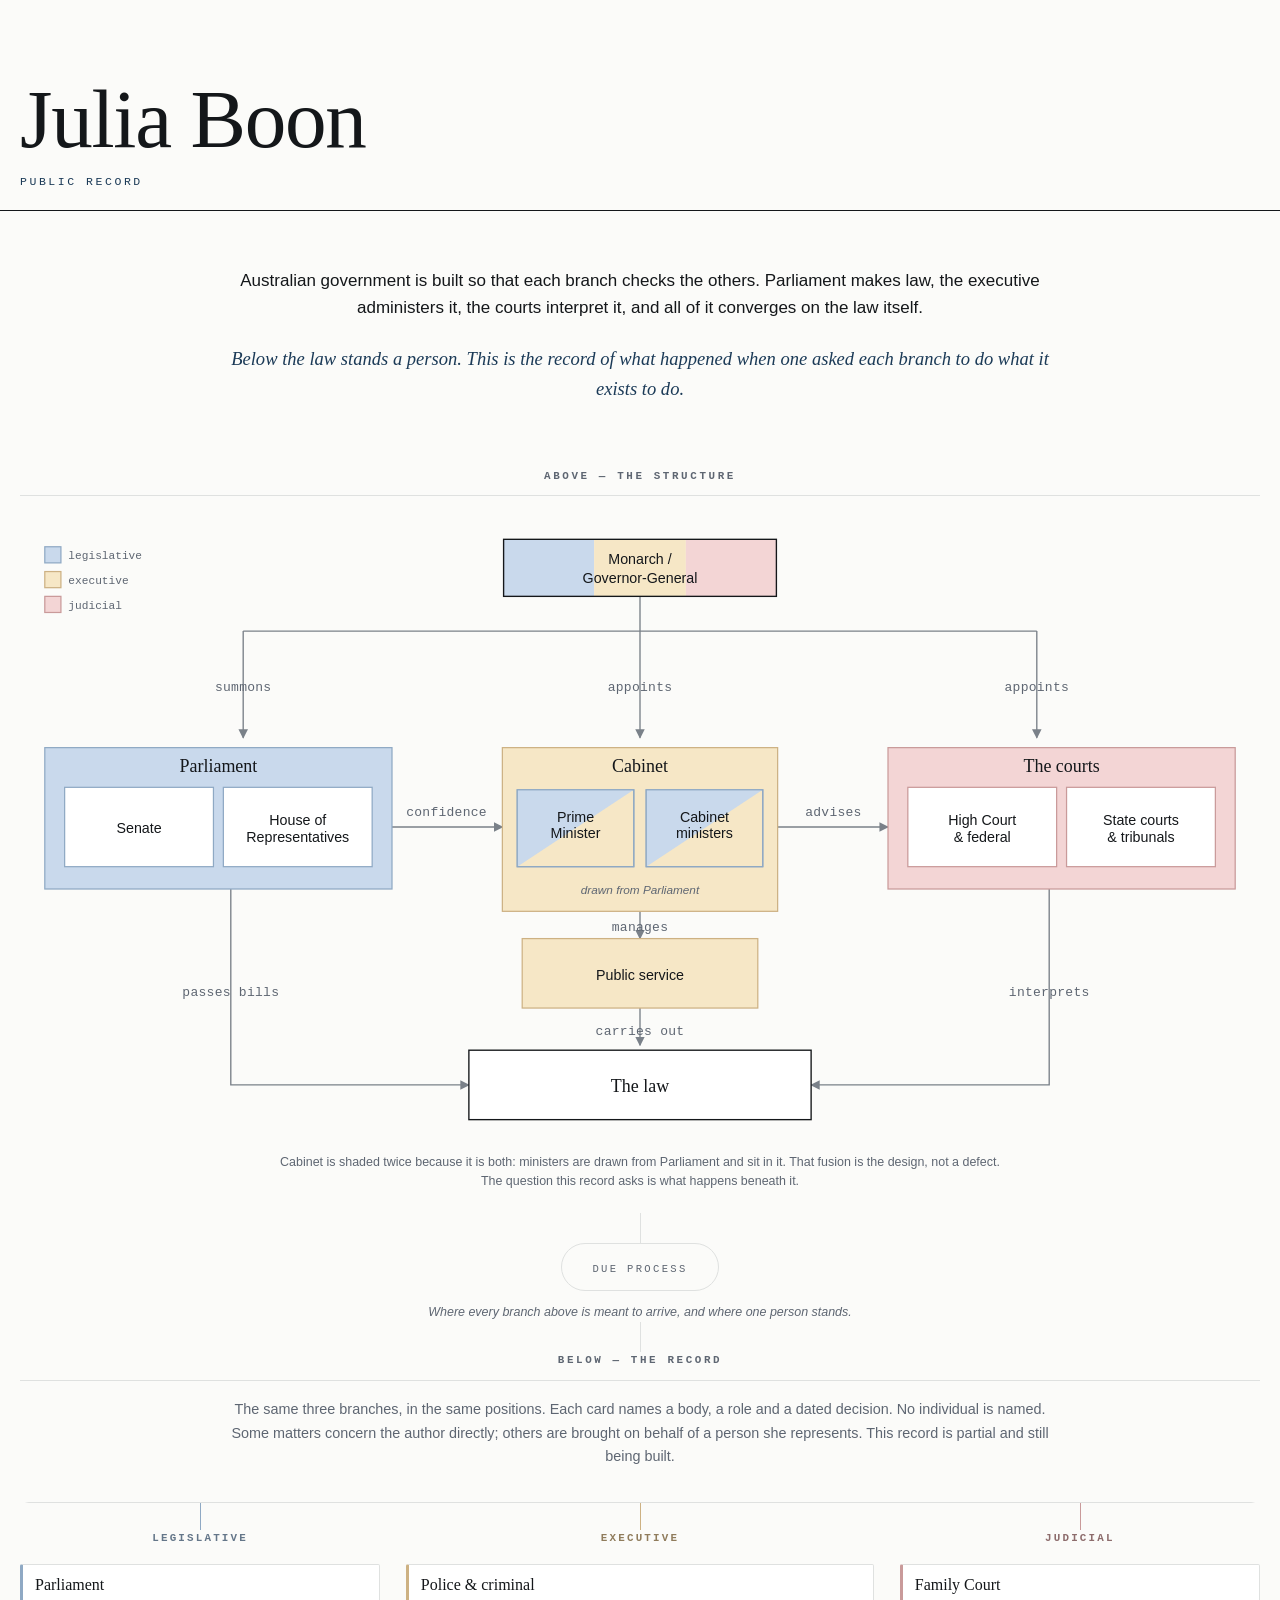
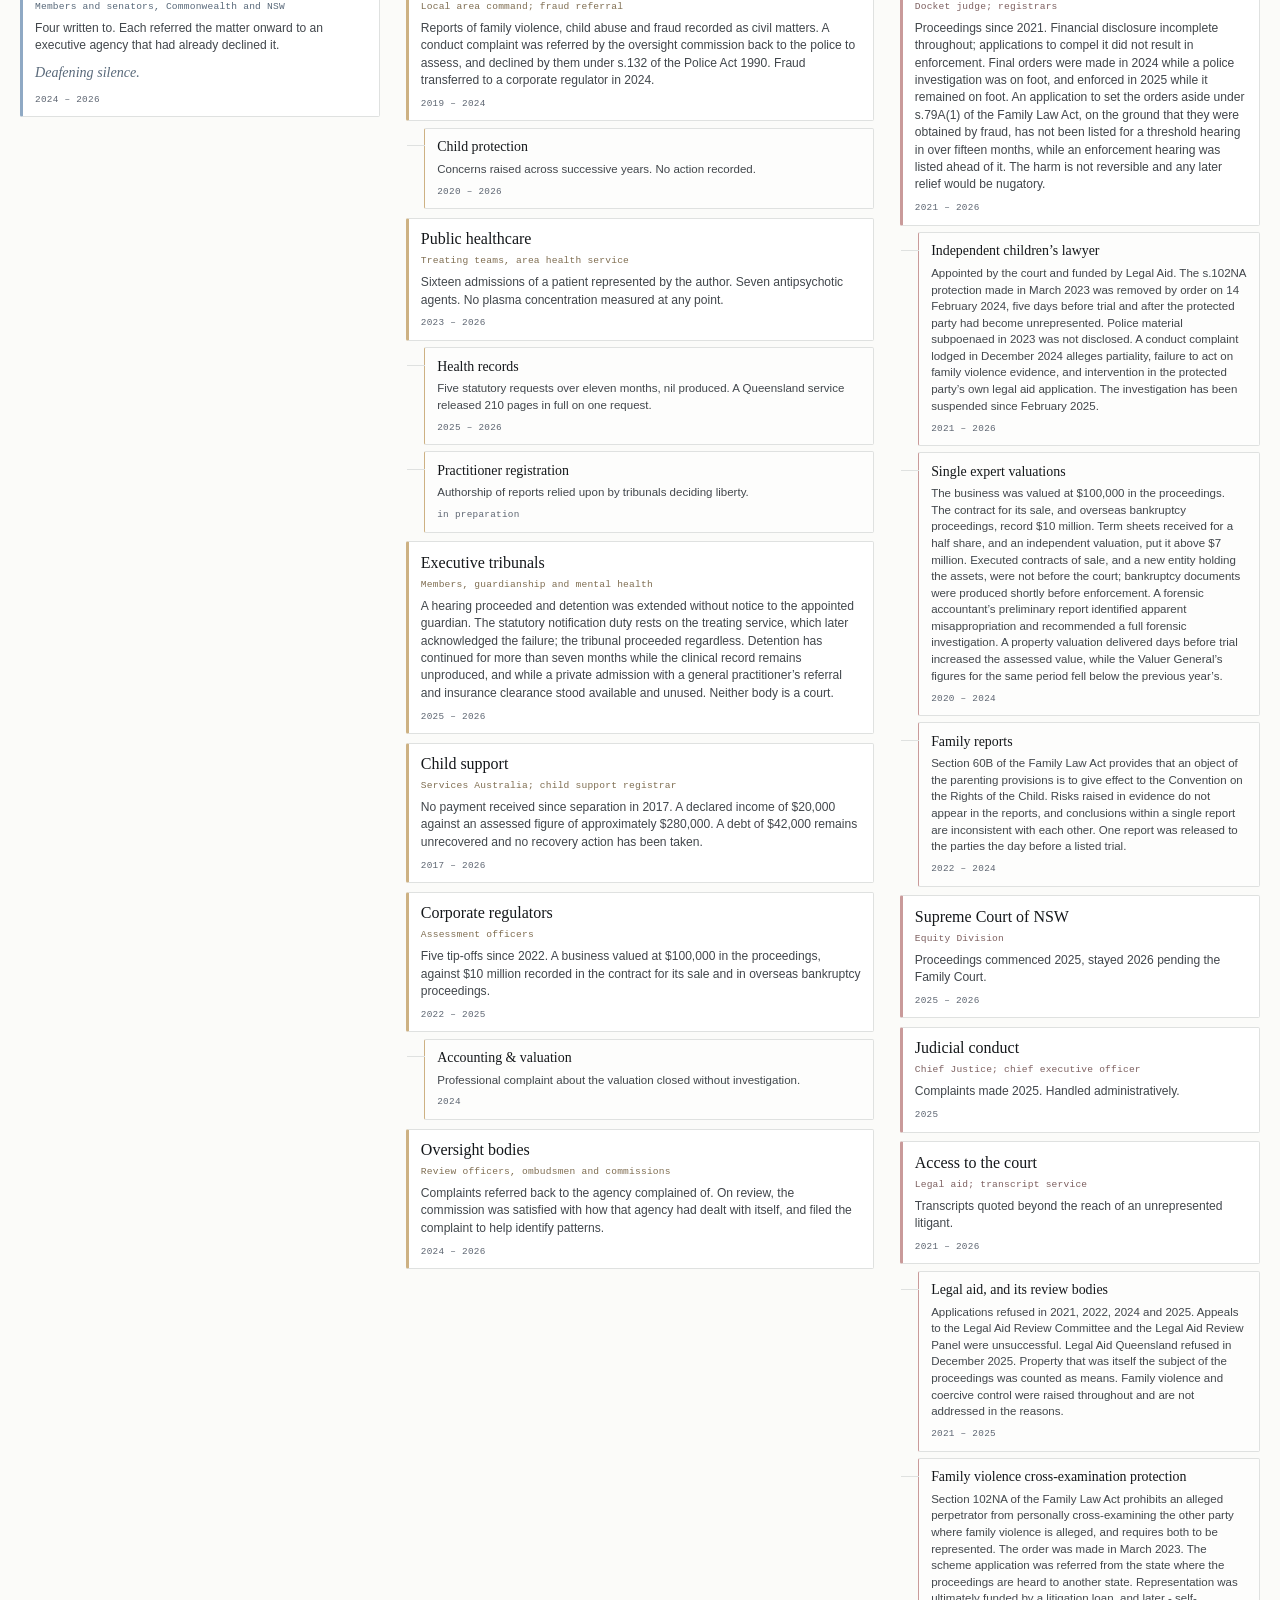
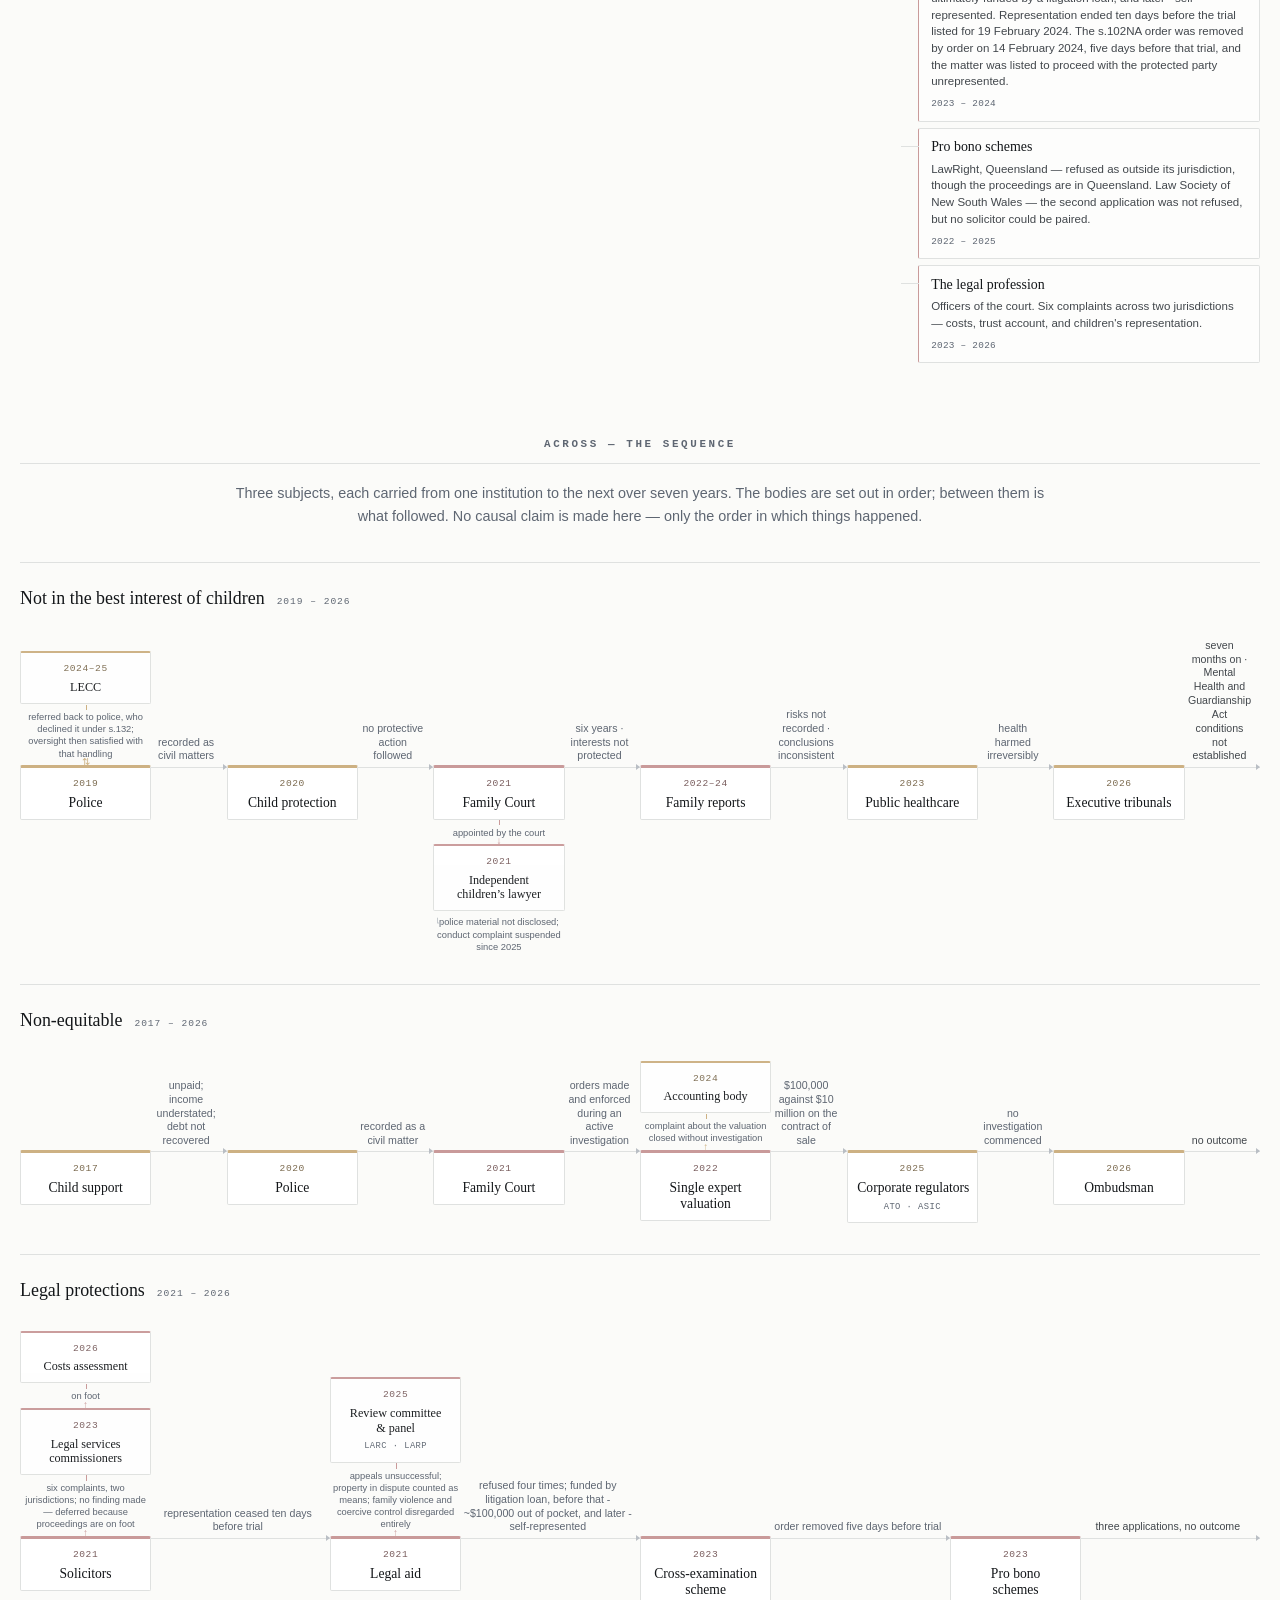
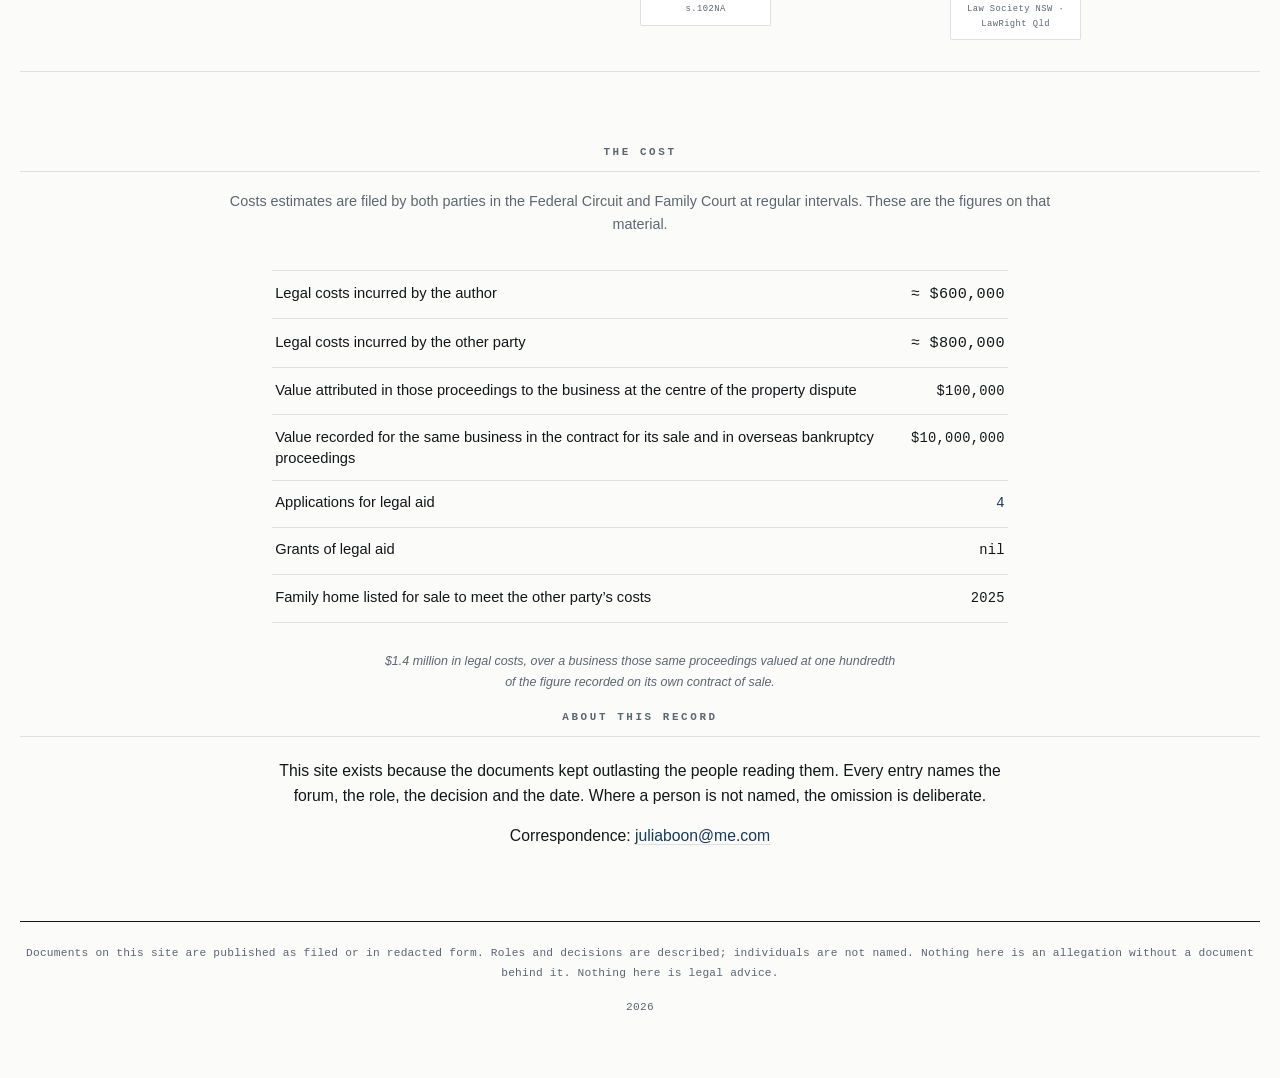
<file: index.html>
<!DOCTYPE html>
<html lang="en-AU">
<head>
<meta charset="utf-8">
<meta name="viewport" content="width=device-width,initial-scale=1">
<title>Julia Boon — Public record</title>
<meta name="robots" content="noindex, nofollow, noarchive, nosnippet, noimageindex">
<meta name="googlebot" content="noindex, nofollow">
<meta name="description" content="The Australian constitutional structure, and a record of what each branch did when asked to act.">
<link rel="stylesheet" href="style.css">
<link rel="icon" href="data:image/svg+xml,<svg xmlns='http://www.w3.org/2000/svg' viewBox='0 0 100 100'><rect width='100' height='100' fill='%23FBFBF9'/><rect x='18' y='22' width='4' height='56' fill='%231B3A57'/></svg>">
</head>
<body>

<header class="masthead">
  <div class="hold">
    <h1>Julia&nbsp;Boon</h1>
    <p class="standfirst">Public record</p>
  </div>
</header>

<main class="hold">

  <section class="statement">
    <p>Australian government is built so that each branch checks the others. Parliament makes law,
       the executive administers it, the courts interpret it, and all of it converges on the law
       itself.</p>
    <p>Below the law stands a person. This is the record of what happened when one asked each
       branch to do what it exists to do.</p>
  </section>

  <h2 class="section-label">Above &mdash; the structure</h2>

  <figure class="civics">
  <div class="swipe"><div class="scroll-x">
  <svg viewBox="0 0 1000 500" role="img" aria-label="The Australian constitutional structure: the Crown summons Parliament and appoints the Cabinet and the courts; Parliament passes bills, the public service carries out laws, the courts interpret them, all converging on the law.">
    <defs>
      <marker id="ah" viewBox="0 0 10 10" refX="9" refY="5" markerWidth="7" markerHeight="7" orient="auto-start-reverse">
        <path d="M0,0 L10,5 L0,10 z" fill="#7A8189"/>
      </marker>
    </defs>

    <!-- crown junction: stem down, bar across, three drops -->
    <g stroke="#7A8189" stroke-width="1.1" fill="none">
      <path d="M500,64 L500,92"/>
      <path d="M180,92 L820,92"/>
    </g>
    <g stroke="#7A8189" stroke-width="1.1" fill="none" marker-end="url(#ah)">
      <path d="M180,92 L180,178"/>
      <path d="M500,92 L500,178"/>
      <path d="M820,92 L820,178"/>
      <path d="M170,300 L170,458 L362,458"/>
      <path d="M830,300 L830,458 L638,458"/>
      <path d="M500,318 L500,340"/>
      <path d="M500,396 L500,426"/>
      <path d="M300,250 L389,250"/>
      <path d="M611,250 L700,250"/>
    </g>
    <g class="wlab" fill="#5E6672" font-size="10.5" text-anchor="middle">
      <text x="500" y="140">appoints</text>
      <text x="180" y="140">summons</text>
      <text x="820" y="140">appoints</text>
      <text x="170" y="386">passes bills</text>
      <text x="830" y="386">interprets</text>
      <text x="500" y="334">manages</text>
      <text x="500" y="418">carries out</text>
      <text x="344" y="241">confidence</text>
      <text x="656" y="241">advises</text>
    </g>

    <g>
      <rect x="390" y="18" width="73" height="46" class="f-leg"/>
      <rect x="463" y="18" width="74" height="46" class="f-exe"/>
      <rect x="537" y="18" width="73" height="46" class="f-jud"/>
      <rect x="390" y="18" width="220" height="46" fill="none" class="s-ink"/>
      <text x="500" y="38" class="lbl">Monarch /</text>
      <text x="500" y="53" class="lbl">Governor-General</text>
    </g>

    <g>
      <rect x="20" y="186" width="280" height="114" class="f-leg s-leg"/>
      <text x="160" y="206" class="hd">Parliament</text>
      <rect x="36" y="218" width="120" height="64" class="f-white s-leg"/>
      <text x="96" y="255" class="lbl">Senate</text>
      <rect x="164" y="218" width="120" height="64" class="f-white s-leg"/>
      <text x="224" y="248" class="lbl">House of</text>
      <text x="224" y="262" class="lbl">Representatives</text>
    </g>

    <g>
      <rect x="389" y="186" width="222" height="132" class="f-exe s-exe"/>
      <text x="500" y="206" class="hd">Cabinet</text>
      <rect x="401" y="220" width="94" height="62" class="f-exe s-leg"/>
      <path d="M401,282 L401,220 L495,220 z" class="f-leg"/>
      <rect x="401" y="220" width="94" height="62" fill="none" class="s-leg"/>
      <text x="448" y="246" class="lbl">Prime</text>
      <text x="448" y="259" class="lbl">Minister</text>
      <rect x="505" y="220" width="94" height="62" class="f-exe s-leg"/>
      <path d="M505,282 L505,220 L599,220 z" class="f-leg"/>
      <rect x="505" y="220" width="94" height="62" fill="none" class="s-leg"/>
      <text x="552" y="246" class="lbl">Cabinet</text>
      <text x="552" y="259" class="lbl">ministers</text>
      <text x="500" y="304" class="sub">drawn from Parliament</text>
    </g>

    <g>
      <rect x="700" y="186" width="280" height="114" class="f-jud s-jud"/>
      <text x="840" y="206" class="hd">The courts</text>
      <rect x="716" y="218" width="120" height="64" class="f-white s-jud"/>
      <text x="776" y="248" class="lbl">High Court</text>
      <text x="776" y="262" class="lbl">&amp; federal</text>
      <rect x="844" y="218" width="120" height="64" class="f-white s-jud"/>
      <text x="904" y="248" class="lbl">State courts</text>
      <text x="904" y="262" class="lbl">&amp; tribunals</text>
    </g>

    <g>
      <rect x="405" y="340" width="190" height="56" class="f-exe s-exe"/>
      <text x="500" y="373" class="lbl">Public service</text>
    </g>

    <g>
      <rect x="362" y="430" width="276" height="56" class="f-white s-ink"/>
      <text x="500" y="464" class="hd">The law</text>
    </g>

    <g transform="translate(20,22)">
      <rect x="0" y="2" width="13" height="13" class="f-leg s-leg"/><text x="19" y="12" class="key-t">legislative</text>
      <rect x="0" y="22" width="13" height="13" class="f-exe s-exe"/><text x="19" y="32" class="key-t">executive</text>
      <rect x="0" y="42" width="13" height="13" class="f-jud s-jud"/><text x="19" y="52" class="key-t">judicial</text>
    </g>
  </svg>
  </div></div>
  <figcaption>Cabinet is shaded twice because it is both: ministers are drawn from Parliament and
    sit in it. That fusion is the design, not a defect. The question this record asks is what
    happens beneath it.</figcaption>
  </figure>

  <div class="hinge" aria-hidden="true"></div>
  <div class="due"><span>Due&nbsp;process</span></div>
  <p class="centred small">Where every branch above is meant to arrive, and where one person stands.</p>
  <div class="hinge" aria-hidden="true"></div>

  <h2 class="section-label">Below &mdash; the record</h2>
  <p class="centred note">The same three branches, in the same positions. Each card names a body, a
     role and a dated decision. No individual is named. Some matters concern the author directly;
     others are brought on behalf of a person she represents. This record is partial and still
     being built.</p>

  <div class="swipe"><div class="scroll-x">
  <div class="mirror">

    <section class="col" style="--c:#8FA9C4">
      <h3 class="col-head">Legislative</h3>
      <a class="ag" href="parliament/">
        <b>Parliament</b>
        <span class="role">Members and senators, Commonwealth and NSW</span>
        <span class="fail">Four written to. Each referred the matter onward to an executive agency
          that had already declined it.</span>
        <span class="coda">Deafening silence.</span>
        <em>2024 &ndash; 2026</em>
      </a>
    </section>

    <section class="col" style="--c:#CDB183">
      <h3 class="col-head">Executive</h3>
      <a class="ag" href="police/">
        <b>Police &amp; criminal</b>
        <span class="role">Local area command; fraud referral</span>
        <span class="fail">Reports of family violence, child abuse and fraud recorded as civil
          matters. A conduct complaint was referred by the oversight commission back to the police
          to assess, and declined by them under s.132 of the Police Act 1990. Fraud transferred to a
          corporate regulator in 2024.</span>
        <em>2019 &ndash; 2024</em>
      </a>
      <a class="ag sub" href="police/#child-protection">
        <b>Child protection</b>
        <span class="fail">Concerns raised across successive years. No action recorded.</span>
        <em>2020 &ndash; 2026</em>
      </a>

      <a class="ag" href="healthcare/">
        <b>Public healthcare</b>
        <span class="role">Treating teams, area health service</span>
        <span class="fail">Sixteen admissions of a patient represented by the author. Seven
          antipsychotic agents. No plasma concentration measured at any point.</span>
        <em>2023 &ndash; 2026</em>
      </a>
      <a class="ag sub" href="healthcare/#records">
        <b>Health records</b>
        <span class="fail">Five statutory requests over eleven months, nil produced. A Queensland
          service released 210 pages in full on one request.</span>
        <em>2025 &ndash; 2026</em>
      </a>
      <a class="ag sub" href="registration/">
        <b>Practitioner registration</b>
        <span class="fail">Authorship of reports relied upon by tribunals deciding liberty.</span>
        <em>in preparation</em>
      </a>

      <a class="ag" href="tribunals/">
        <b>Executive tribunals</b>
        <span class="role">Members, guardianship and mental health</span>
        <span class="fail">A hearing proceeded and detention was extended without notice to the
          appointed guardian. The statutory notification duty rests on the treating service, which
          later acknowledged the failure; the tribunal proceeded regardless. Detention has continued
          for more than seven months while the clinical record remains unproduced, and while a
          private admission with a general practitioner&rsquo;s referral and insurance clearance
          stood available and unused. Neither body is a court.</span>
        <em>2025 &ndash; 2026</em>
      </a>

      <a class="ag" href="child-support/">
        <b>Child support</b>
        <span class="role">Services Australia; child support registrar</span>
        <span class="fail">No payment received since separation in 2017. A declared income of
          $20,000 against an assessed figure of approximately $280,000. A debt of $42,000 remains
          unrecovered and no recovery action has been taken.</span>
        <em>2017 &ndash; 2026</em>
      </a>

      <a class="ag" href="corporate/">
        <b>Corporate regulators</b>
        <span class="role">Assessment officers</span>
        <span class="fail">Five tip-offs since 2022. A business valued at $100,000 in the
          proceedings, against $10 million recorded in the contract for its sale and in overseas
          bankruptcy proceedings.</span>
        <em>2022 &ndash; 2025</em>
      </a>
      <a class="ag sub" href="accounting/">
        <b>Accounting &amp; valuation</b>
        <span class="fail">Professional complaint about the valuation closed without
          investigation.</span>
        <em>2024</em>
      </a>

      <a class="ag" href="oversight/">
        <b>Oversight bodies</b>
        <span class="role">Review officers, ombudsmen and commissions</span>
        <span class="fail">Complaints referred back to the agency complained of. On review, the
          commission was satisfied with how that agency had dealt with itself, and filed the
          complaint to help identify patterns.</span>
        <em>2024 &ndash; 2026</em>
      </a>
    </section>

    <section class="col" style="--c:#C99A9A">
      <h3 class="col-head">Judicial</h3>
      <a class="ag" href="family-court/">
        <b>Family Court</b>
        <span class="role">Docket judge; registrars</span>
        <span class="fail">Proceedings since 2021. Financial disclosure incomplete throughout;
          applications to compel it did not result in enforcement. Final orders were made in 2024
          while a police investigation was on foot, and enforced in 2025 while it remained on foot.
          An application to set the orders aside under s.79A(1) of the Family Law Act, on the ground
          that they were obtained by fraud, has not been listed for a threshold hearing in over
          fifteen months, while an enforcement hearing was listed ahead of it. The harm is not
          reversible and any later relief would be nugatory.</span>
        <em>2021 &ndash; 2026</em>
      </a>
      <a class="ag sub" href="family-court/#icl">
        <b>Independent children&rsquo;s lawyer</b>
        <span class="fail">Appointed by the court and funded by Legal Aid. The s.102NA protection
          made in March 2023 was removed by order on 14 February 2024, five days before trial and
          after the protected party had become unrepresented. Police material subpoenaed in 2023 was
          not disclosed. A conduct complaint lodged in December 2024 alleges partiality, failure to
          act on family violence evidence, and intervention in the protected party&rsquo;s own legal
          aid application. The investigation has been suspended since February 2025.</span>
        <em>2021 &ndash; 2026</em>
      </a>
      <a class="ag sub" href="family-court/#valuations">
        <b>Single expert valuations</b>
        <span class="fail">The business was valued at $100,000 in the proceedings. The contract for
          its sale, and overseas bankruptcy proceedings, record $10 million. Term sheets received for
          a half share, and an independent valuation, put it above $7 million. Executed contracts of
          sale, and a new entity holding the assets, were not before the court; bankruptcy documents
          were produced shortly before enforcement. A forensic accountant&rsquo;s preliminary report
          identified apparent misappropriation and recommended a full forensic investigation. A
          property valuation delivered days before trial increased the assessed value, while the
          Valuer General&rsquo;s figures for the same period fell below the previous year&rsquo;s.</span>
        <em>2020 &ndash; 2024</em>
      </a>
      <a class="ag sub" href="family-court/#family-reports">
        <b>Family reports</b>
        <span class="fail">Section 60B of the Family Law Act provides that an object of the
          parenting provisions is to give effect to the Convention on the Rights of the Child.
          Risks raised in evidence do not appear in the reports, and conclusions within a single
          report are inconsistent with each other. One report was released to the parties the day
          before a listed trial.</span>
        <em>2022 &ndash; 2024</em>
      </a>

      <a class="ag" href="supreme-court/">
        <b>Supreme Court of NSW</b>
        <span class="role">Equity Division</span>
        <span class="fail">Proceedings commenced 2025, stayed 2026 pending the Family Court.</span>
        <em>2025 &ndash; 2026</em>
      </a>
      <a class="ag" href="judicial-conduct/">
        <b>Judicial conduct</b>
        <span class="role">Chief Justice; chief executive officer</span>
        <span class="fail">Complaints made 2025. Handled administratively.</span>
        <em>2025</em>
      </a>
      <a class="ag" href="access-to-justice/">
        <b>Access to the court</b>
        <span class="role">Legal aid; transcript service</span>
        <span class="fail">Transcripts quoted beyond the reach of an unrepresented litigant.</span>
        <em>2021 &ndash; 2026</em>
      </a>
      <a class="ag sub" href="access-to-justice/#legal-aid">
        <b>Legal aid, and its review bodies</b>
        <span class="fail">Applications refused in 2021, 2022, 2024 and 2025. Appeals to the Legal
          Aid Review Committee and the Legal Aid Review Panel were unsuccessful. Legal Aid
          Queensland refused in December 2025. Property that was itself the subject of the
          proceedings was counted as means. Family violence and coercive control were raised
          throughout and are not addressed in the reasons.</span>
        <em>2021 &ndash; 2025</em>
      </a>
      <a class="ag sub" href="access-to-justice/#cross-examination">
        <b>Family violence cross-examination protection</b>
        <span class="fail">Section 102NA of the Family Law Act prohibits an alleged perpetrator from
          personally cross-examining the other party where family violence is alleged, and requires
          both to be represented. The order was made in March 2023. The scheme application was
          referred from the state where the proceedings are heard to another state. Representation
          was ultimately funded by a litigation loan, and later - self-represented. Representation ended ten days before the
          trial listed for 19 February 2024. The s.102NA order was removed by order on 14 February
          2024, five days before that trial, and the matter was listed to proceed with the protected
          party unrepresented.</span>
        <em>2023 &ndash; 2024</em>
      </a>
      <a class="ag sub" href="access-to-justice/#pro-bono">
        <b>Pro bono schemes</b>
        <span class="fail">LawRight, Queensland &mdash; refused as outside its jurisdiction, though
          the proceedings are in Queensland. Law Society of New South Wales &mdash; the second
          application was not refused, but no solicitor could be paired.</span>
        <em>2022 &ndash; 2025</em>
      </a>
      <a class="ag sub" href="legal-profession/">
        <b>The legal profession</b>
        <span class="fail">Officers of the court. Six complaints across two jurisdictions &mdash;
          costs, trust account, and children's representation.</span>
        <em>2023 &ndash; 2026</em>
      </a>
    </section>

  </div>
  </div></div>

  <h2 class="section-label">Across &mdash; the sequence</h2>
  <p class="centred note">Three subjects, each carried from one institution to the next over seven
     years. The bodies are set out in order; between them is what followed. No causal claim is made
     here &mdash; only the order in which things happened.</p>

  <div class="cascades">

    <section class="cascade has-under" style="--pad:7.1rem">
      <h3 class="cascade-head">Not in the best interest of children<span>2019 &ndash; 2026</span></h3>
      <div class="swipe"><div class="scroll-x">
      <ol class="beads">
        <li class="stack">
          <div class="over loop" style="--c:#CDB183">
            <div class="bead"><span class="yr">2024&ndash;25</span><b>LECC</b></div>
            <span class="rel">referred back to police, who declined it under s.132; oversight then satisfied with that handling</span>
          </div>
          <div class="bead" style="--c:#CDB183"><span class="yr">2019</span><b>Police</b></div>
        </li>
        <li class="link"><span>recorded as civil matters</span></li>
        <li class="stack">
          <div class="bead" style="--c:#CDB183"><span class="yr">2020</span><b>Child&nbsp;protection</b></div>
        </li>
        <li class="link"><span>no protective action followed</span></li>
        <li class="stack">
          <div class="bead" style="--c:#C99A9A"><span class="yr">2021</span><b>Family&nbsp;Court</b></div>
          <div class="under" style="--c:#C99A9A">
            <span class="rel">appointed by the court</span>
            <div class="bead"><span class="yr">2021</span><b>Independent<br>children&rsquo;s&nbsp;lawyer</b></div>
            <span class="tail">police material not disclosed; conduct complaint suspended since 2025</span>
          </div>
        </li>
        <li class="link"><span>six years &middot; interests not protected</span></li>
        <li class="stack">
          <div class="bead" style="--c:#C99A9A"><span class="yr">2022&ndash;24</span><b>Family&nbsp;reports</b></div>
        </li>
        <li class="link"><span>risks not recorded &middot; conclusions inconsistent</span></li>
        <li class="stack">
          <div class="bead" style="--c:#CDB183"><span class="yr">2023</span><b>Public&nbsp;healthcare</b></div>
        </li>
        <li class="link"><span>health harmed irreversibly</span></li>
        <li class="stack">
          <div class="bead" style="--c:#CDB183"><span class="yr">2026</span><b>Executive&nbsp;tribunals</b></div>
        </li>
        <li class="link end"><span>seven months on &middot; Mental Health and Guardianship Act conditions not established</span></li>
      </ol>
      </div></div>
    </section>

    <section class="cascade" style="--pad:5.6rem">
      <h3 class="cascade-head">Non-equitable<span>2017 &ndash; 2026</span></h3>
      <div class="swipe"><div class="scroll-x">
      <ol class="beads">
        <li class="stack">
          <div class="bead" style="--c:#CDB183"><span class="yr">2017</span><b>Child&nbsp;support</b></div>
        </li>
        <li class="link"><span>unpaid; income understated; debt not recovered</span></li>
        <li class="stack">
          <div class="bead" style="--c:#CDB183"><span class="yr">2020</span><b>Police</b></div>
        </li>
        <li class="link"><span>recorded as a civil matter</span></li>
        <li class="stack">
          <div class="bead" style="--c:#C99A9A"><span class="yr">2021</span><b>Family&nbsp;Court</b></div>
        </li>
        <li class="link"><span>orders made and enforced during an active investigation</span></li>
        <li class="stack">
          <div class="over" style="--c:#CDB183">
            <div class="bead"><span class="yr">2024</span><b>Accounting&nbsp;body</b></div>
            <span class="rel">complaint about the valuation closed without investigation</span>
          </div>
          <div class="bead" style="--c:#C99A9A"><span class="yr">2022</span><b>Single&nbsp;expert<br>valuation</b></div>
        </li>
        <li class="link"><span>$100,000 against $10 million on the contract of sale</span></li>
        <li class="stack">
          <div class="bead" style="--c:#CDB183"><span class="yr">2025</span><b>Corporate&nbsp;regulators</b>
            <span class="who">ATO &middot; ASIC</span></div>
        </li>
        <li class="link"><span>no investigation commenced</span></li>
        <li class="stack">
          <div class="bead" style="--c:#CDB183"><span class="yr">2026</span><b>Ombudsman</b></div>
        </li>
        <li class="link end"><span>no outcome</span></li>
      </ol>
      </div></div>
    </section>

    <section class="cascade" style="--pad:12.7rem">
      <h3 class="cascade-head">Legal protections<span>2021 &ndash; 2026</span></h3>
      <div class="swipe"><div class="scroll-x">
      <ol class="beads">
        <li class="stack">
          <div class="over" style="--c:#C99A9A">
            <div class="bead"><span class="yr">2026</span><b>Costs&nbsp;assessment</b></div>
            <span class="rel">on foot</span>
            <div class="bead"><span class="yr">2023</span><b>Legal&nbsp;services<br>commissioners</b></div>
            <span class="rel">six complaints, two jurisdictions; no finding made &mdash; deferred because proceedings are on foot</span>
          </div>
          <div class="bead" style="--c:#C99A9A"><span class="yr">2021</span><b>Solicitors</b></div>
        </li>
        <li class="link"><span>representation ceased ten days before trial</span></li>
        <li class="stack">
          <div class="over" style="--c:#C99A9A">
            <div class="bead"><span class="yr">2025</span><b>Review&nbsp;committee<br>&amp;&nbsp;panel</b>
              <span class="who">LARC &middot; LARP</span></div>
            <span class="rel">appeals unsuccessful; property in dispute counted as means; family violence and coercive control disregarded entirely</span>
          </div>
          <div class="bead" style="--c:#C99A9A"><span class="yr">2021</span><b>Legal&nbsp;aid</b></div>
        </li>
        <li class="link"><span>refused four times; funded by litigation loan, before that - ~$100,000 out of pocket, and later - self-represented</span></li>
        <li class="stack">
          <div class="bead" style="--c:#C99A9A"><span class="yr">2023</span><b>Cross-examination<br>scheme</b>
            <span class="who">s.102NA</span></div>
        </li>
        <li class="link"><span>order removed five days before trial</span></li>
        <li class="stack">
          <div class="bead" style="--c:#C99A9A"><span class="yr">2023</span><b>Pro&nbsp;bono<br>schemes</b>
            <span class="who">Law Society NSW &middot; LawRight Qld</span></div>
        </li>
        <li class="link end"><span>three applications, no outcome</span></li>
      </ol>
      </div></div>
    </section>

  </div>

  </div>

  <h2 class="section-label">The cost</h2>
  <p class="centred note">Costs estimates are filed by both parties in the Federal Circuit and
     Family Court at regular intervals. These are the figures on that material.</p>

  <div class="ledger">
    <div class="lrow"><span class="lk">Legal costs incurred by the author</span><span class="lv">&asymp; $600,000</span></div>
    <div class="lrow"><span class="lk">Legal costs incurred by the other party</span><span class="lv">&asymp; $800,000</span></div>
    <div class="lrow"><span class="lk">Value attributed in those proceedings to the business at the centre of the property dispute</span><span class="lv">$100,000</span></div>
    <div class="lrow"><span class="lk">Value recorded for the same business in the contract for its sale and in overseas bankruptcy proceedings</span><span class="lv">$10,000,000</span></div>
    <div class="lrow"><span class="lk">Applications for legal aid</span><span class="lv">4</span></div>
    <div class="lrow"><span class="lk">Grants of legal aid</span><span class="lv">nil</span></div>
    <div class="lrow"><span class="lk">Family home listed for sale to meet the other party&rsquo;s costs</span><span class="lv">2025</span></div>
  </div>
  <p class="centred small">$1.4 million in legal costs, over a business those same proceedings
     valued at one hundredth of the figure recorded on its own contract of sale.</p>
<p></p>
<p></p>
  <h2 class="section-label">About this record</h2>
  <section class="colophon centred">
    <p>This site exists because the documents kept outlasting the people reading them. Every entry
       names the forum, the role, the decision and the date. Where a person is not named, the
       omission is deliberate.</p>
    <p>Correspondence: <a href="mailto:juliaboon@me.com">juliaboon@me.com</a></p>
  </section>

</main>

<script>
/* Clearance is measured, not guessed. Supervisors sit above their bead and
   appointees below, both outside the normal flow, so the row needs exactly as
   much room as its tallest attachment — which changes with every column width.
   Measure it and set it, on load and on resize. */
(function(){
  function fit(bd){
    bd.style.paddingTop='0px'; bd.style.paddingBottom='0px';
    var stacks=bd.querySelectorAll(':scope > .stack');
    if(!stacks.length) return;
    var top=Infinity, bot=-Infinity;
    stacks.forEach(function(st){
      var b=st.querySelector(':scope > .bead'); if(!b) return;
      var r=b.getBoundingClientRect();
      if(r.top<top) top=r.top;
      if(r.bottom>bot) bot=r.bottom;
    });
    var up=0, down=0;
    bd.querySelectorAll('.over, .link > span').forEach(function(el){
      up=Math.max(up, top-el.getBoundingClientRect().top);
    });
    bd.querySelectorAll('.under').forEach(function(el){
      down=Math.max(down, el.getBoundingClientRect().bottom-bot);
    });
    bd.style.paddingTop=Math.ceil(Math.max(up,0)+10)+'px';
    bd.style.paddingBottom=Math.ceil(Math.max(down,0)+10)+'px';
  }
  function fitAll(){ document.querySelectorAll('.beads').forEach(fit); }
  fitAll();
  window.addEventListener('load',fitAll);
  window.addEventListener('resize',function(){ clearTimeout(window.__ft);
    window.__ft=setTimeout(fitAll,120); });
  if(document.fonts&&document.fonts.ready) document.fonts.ready.then(fitAll);
})();
</script>

<script>
/* Swipeable maps: suppress navigation if the pointer moved, and show a
   frosted edge only while there is more to scroll. */
(function(){
  document.querySelectorAll('.scroll-x').forEach(function(box){
    var wrap=box.parentElement, x0=0, y0=0, moved=false;
    box.addEventListener('pointerdown',function(e){x0=e.clientX;y0=e.clientY;moved=false;},{passive:true});
    box.addEventListener('pointermove',function(e){
      if(Math.abs(e.clientX-x0)>7||Math.abs(e.clientY-y0)>7) moved=true;
    },{passive:true});
    box.addEventListener('click',function(e){
      if(moved){e.preventDefault();e.stopPropagation();}
    },true);
    function edges(){
      var more = box.scrollWidth - box.clientWidth;
      wrap.classList.toggle('at-start', box.scrollLeft < 4);
      wrap.classList.toggle('at-end',  more < 4 || box.scrollLeft >= more - 4);
    }
    box.addEventListener('scroll',edges,{passive:true});
    if(window.ResizeObserver) new ResizeObserver(edges).observe(box);
    window.addEventListener('load',edges);
    edges();
  });
})();
</script>

<script>
/* Sections open in place. Clicking a card never leaves the map, so an
   accidental touch during a swipe costs nothing. Falls back to ordinary
   navigation if the page cannot be fetched (e.g. opened from disk). */
(function(){
  var dlg=document.createElement('dialog');
  dlg.className='peek';
  dlg.innerHTML='<div class="peek-shell"><button class="peek-x" aria-label="Close">&times;</button>'+
                '<div class="peek-body"></div></div>';
  document.body.appendChild(dlg);
  var body=dlg.querySelector('.peek-body');
  dlg.querySelector('.peek-x').addEventListener('click',function(){dlg.close();});
  dlg.addEventListener('click',function(e){ if(e.target===dlg) dlg.close(); });

  function fill(html,url){
    var doc=new DOMParser().parseFromString(html,'text/html');
    var main=doc.querySelector('main');
    if(!main) return false;
    body.setAttribute('style',doc.body.getAttribute('style')||'');
    body.innerHTML='';
    var h1=doc.querySelector('.masthead h1'),
        sf=doc.querySelector('.masthead .standfirst'),
        bt=doc.querySelector('.masthead .branch-tag');
    var head=document.createElement('header'); head.className='peek-head';
    if(h1) head.appendChild(h1.cloneNode(true));
    if(sf) head.appendChild(sf.cloneNode(true));
    if(bt) head.appendChild(bt.cloneNode(true));
    body.appendChild(head);
    main.classList.remove('inner');
    main.querySelectorAll('.return').forEach(function(n){n.remove();});
    body.appendChild(main);
    var more=document.createElement('p'); more.className='peek-more';
    more.innerHTML='<a href="'+url+'">Open as a full page &rarr;</a>';
    body.appendChild(more);
    return true;
  }

  document.addEventListener('click',function(e){
    var a=e.target.closest('.ag, .twig, .node');
    if(!a) return;
    var href=a.getAttribute('href');
    if(!href||/^(https?:|mailto:|#)/.test(href)) return;
    if(e.metaKey||e.ctrlKey||e.shiftKey||e.button) return;
    e.preventDefault();
    fetch(href).then(function(r){
      if(!r.ok) throw 0; return r.text();
    }).then(function(t){
      if(!fill(t,href)) throw 0;
      dlg.showModal(); body.scrollTop=0;
    }).catch(function(){ location.href=href; });
  });
})();
</script>

<footer class="hold">
  <p>Documents on this site are published as filed or in redacted form. Roles and decisions are described;
     individuals are not named. Nothing here is an allegation without a document behind it. Nothing here is legal advice.</p>
  <p class="year">2026</p>
</footer>

</body>
</html>
</file>
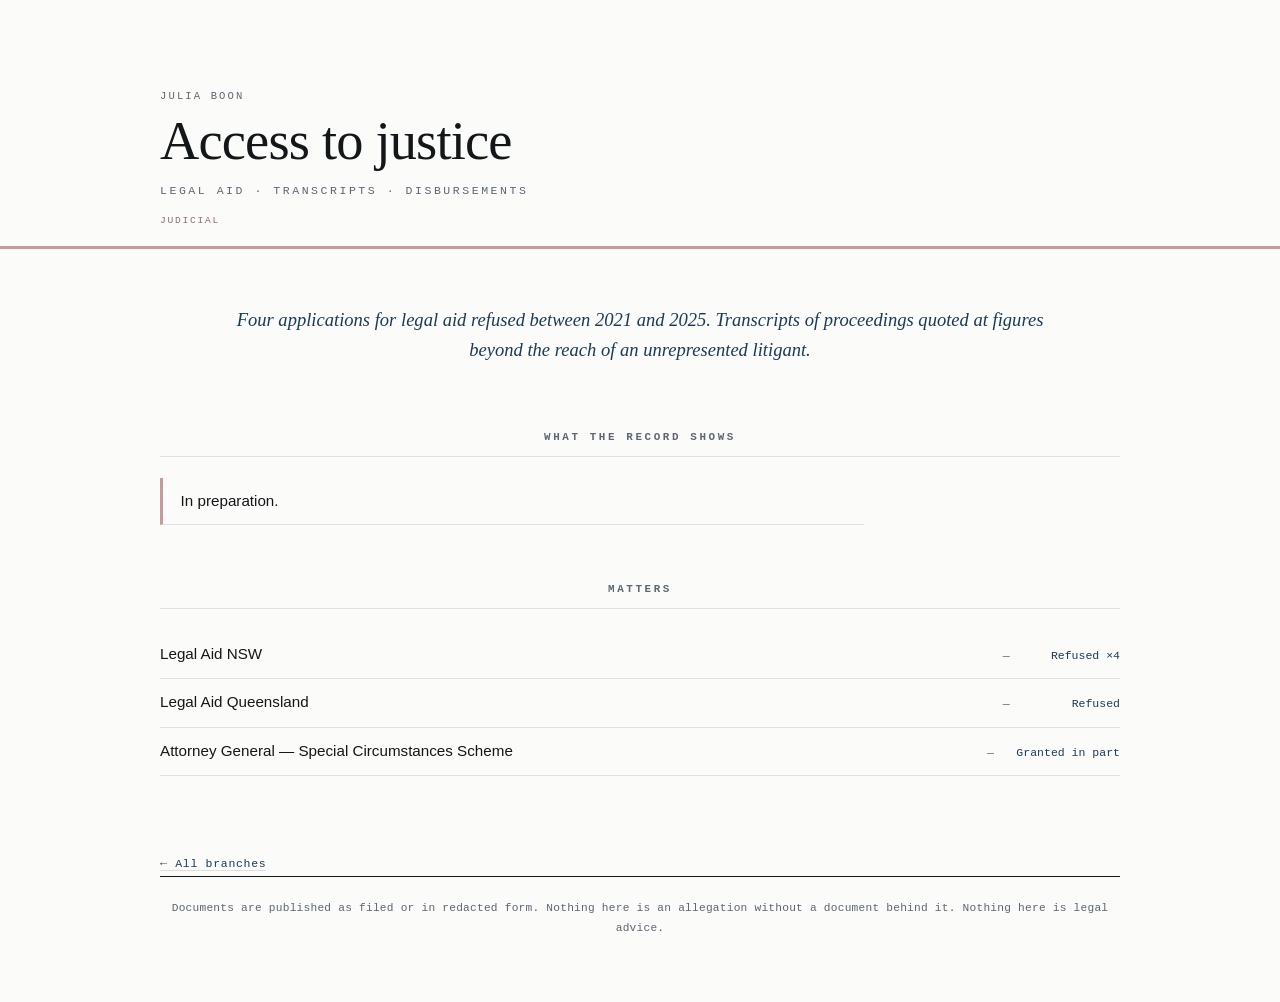
<file: access-to-justice/index.html>
<!DOCTYPE html>
<html lang="en-AU">
<head>
<meta charset="utf-8">
<meta name="viewport" content="width=device-width,initial-scale=1">
<title>Access to justice — Julia Boon</title>
<meta name="robots" content="noindex, nofollow, noarchive, nosnippet, noimageindex">
<link rel="stylesheet" href="../style.css">
</head>
<body class="section" style="--c:#C99A9A">
<header class="masthead"><div class="inner">
  <a class="back" href="../">Julia Boon</a>
  <h1>Access to justice</h1><p class="standfirst">Legal Aid · transcripts · disbursements</p>
<p class="branch-tag">Judicial</p>
</div></header>
<main class="inner">
  <section class="statement"><p>Four applications for legal aid refused between 2021 and 2025. Transcripts of proceedings quoted at figures beyond the reach of an unrepresented litigant.</p></section>
  <h2 class="section-label">What the record shows</h2>
  <ul class="findings"><li>In preparation.</li></ul>
  <h2 class="section-label">Matters</h2>
  <ul class="matters"><li><span class="forum">Legal Aid NSW</span><span class="ref">&mdash;</span><span class="state">Refused ×4</span></li><li><span class="forum">Legal Aid Queensland</span><span class="ref">—</span><span class="state">Refused</span></li><li><span class="forum">Attorney General — Special Circumstances Scheme</span><span class="ref">—</span><span class="state">Granted in part</span></li></ul>
  <p class="return"><a href="../">← All branches</a></p>
</main>
<footer class="inner"><p>Documents are published as filed or in redacted form. Nothing here is an allegation without a document behind it. Nothing here is legal advice.</p></footer>
</body></html>
</file>
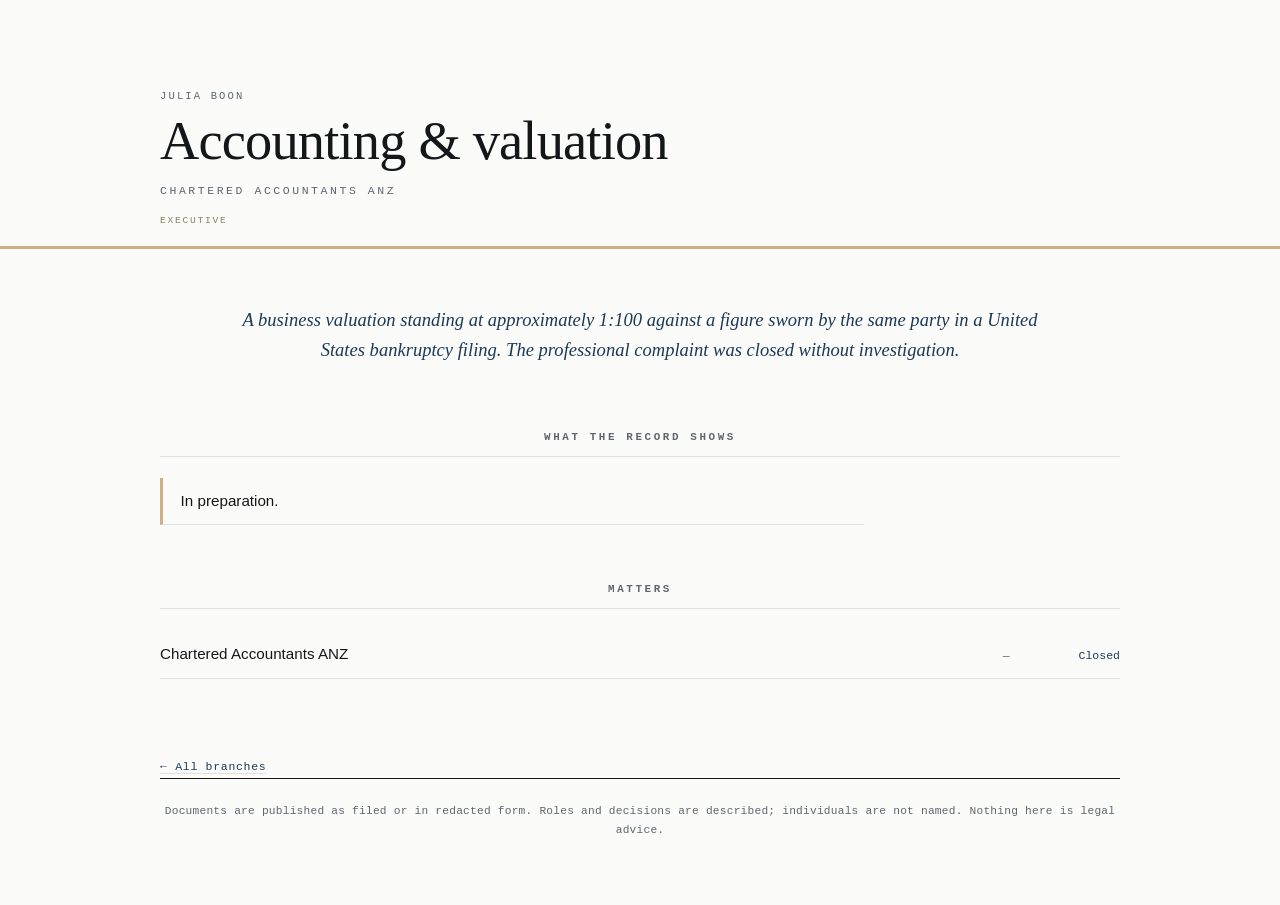
<file: accounting/index.html>
<!DOCTYPE html>
<html lang="en-AU">
<head>
<meta charset="utf-8">
<meta name="viewport" content="width=device-width,initial-scale=1">
<title>Accounting & valuation — Julia Boon</title>
<meta name="robots" content="noindex, nofollow, noarchive, nosnippet, noimageindex">
<link rel="stylesheet" href="../style.css">
</head>
<body class="section" style="--c:#CDB183">
<header class="masthead"><div class="inner">
  <a class="back" href="../">Julia Boon</a>
  <h1>Accounting & valuation</h1>
  <p class="standfirst">Chartered Accountants ANZ</p>
  <p class="branch-tag">Executive</p>
</div></header>
<main class="inner">
  <section class="statement"><p>A business valuation standing at approximately 1:100 against a figure sworn by the same party in a United States bankruptcy filing. The professional complaint was closed without investigation.</p></section>
  <h2 class="section-label">What the record shows</h2>
  <ul class="findings"><li>In preparation.</li></ul>
  <h2 class="section-label">Matters</h2>
  <ul class="matters"><li><span class="forum">Chartered Accountants ANZ</span><span class="ref">&mdash;</span><span class="state">Closed</span></li></ul>
  <p class="return"><a href="../">← All branches</a></p>
</main>
<footer class="inner"><p>Documents are published as filed or in redacted form. Roles and decisions are described; individuals are not named. Nothing here is legal advice.</p></footer>
</body></html>
</file>
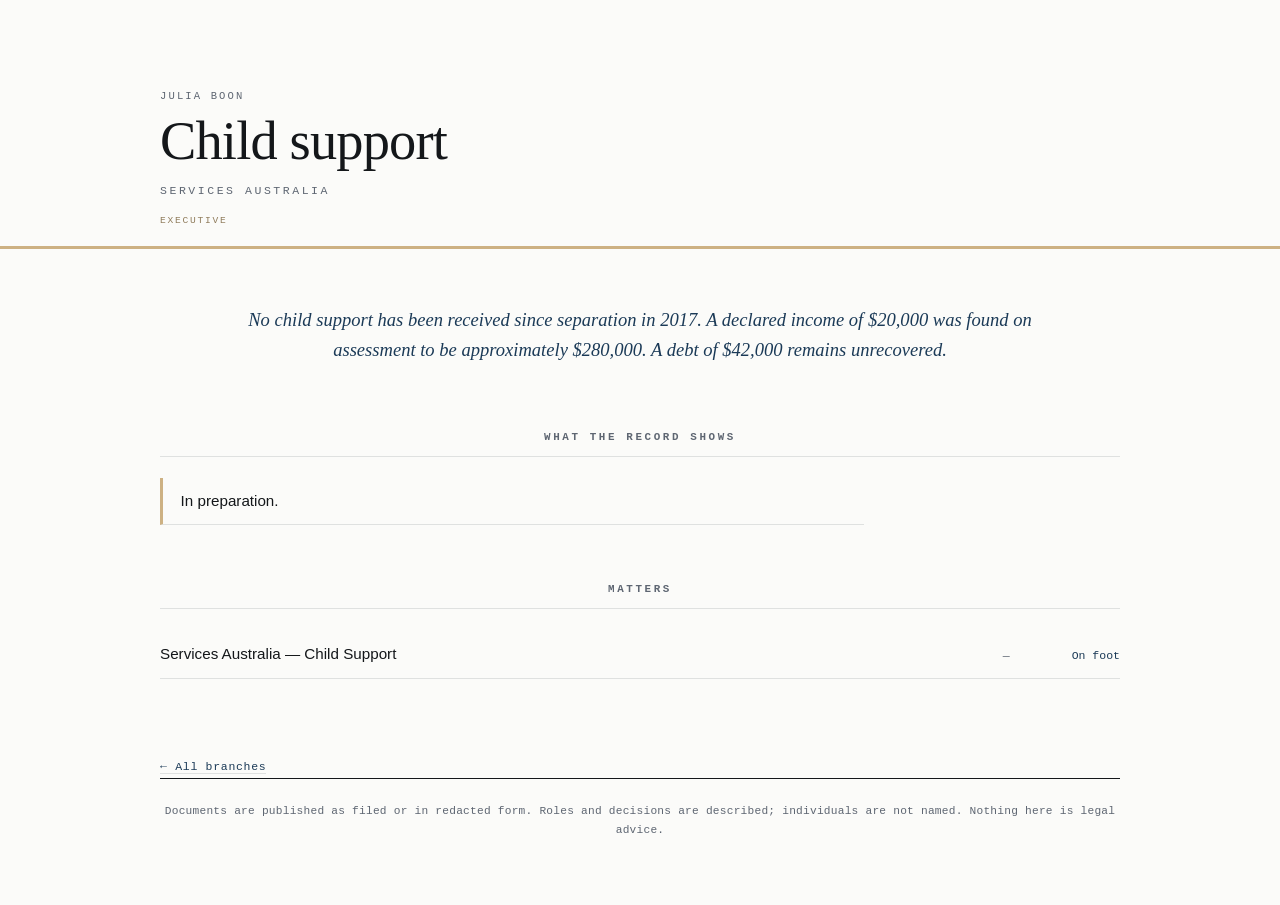
<file: child-support/index.html>
<!DOCTYPE html>
<html lang="en-AU">
<head>
<meta charset="utf-8">
<meta name="viewport" content="width=device-width,initial-scale=1">
<title>Child support — Julia Boon</title>
<meta name="robots" content="noindex, nofollow, noarchive, nosnippet, noimageindex">
<link rel="stylesheet" href="../style.css">
</head>
<body class="section" style="--c:#CDB183">
<header class="masthead"><div class="inner">
  <a class="back" href="../">Julia Boon</a>
  <h1>Child support</h1>
  <p class="standfirst">Services Australia</p>
  <p class="branch-tag">Executive</p>
</div></header>
<main class="inner">
  <section class="statement"><p>No child support has been received since separation in 2017. A declared income of $20,000 was found on assessment to be approximately $280,000. A debt of $42,000 remains unrecovered.</p></section>
  <h2 class="section-label">What the record shows</h2>
  <ul class="findings"><li>In preparation.</li></ul>
  <h2 class="section-label">Matters</h2>
  <ul class="matters"><li><span class="forum">Services Australia — Child Support</span><span class="ref">—</span><span class="state">On foot</span></li></ul>
  <p class="return"><a href="../">← All branches</a></p>
</main>
<footer class="inner"><p>Documents are published as filed or in redacted form. Roles and decisions are described; individuals are not named. Nothing here is legal advice.</p></footer>
</body></html>
</file>
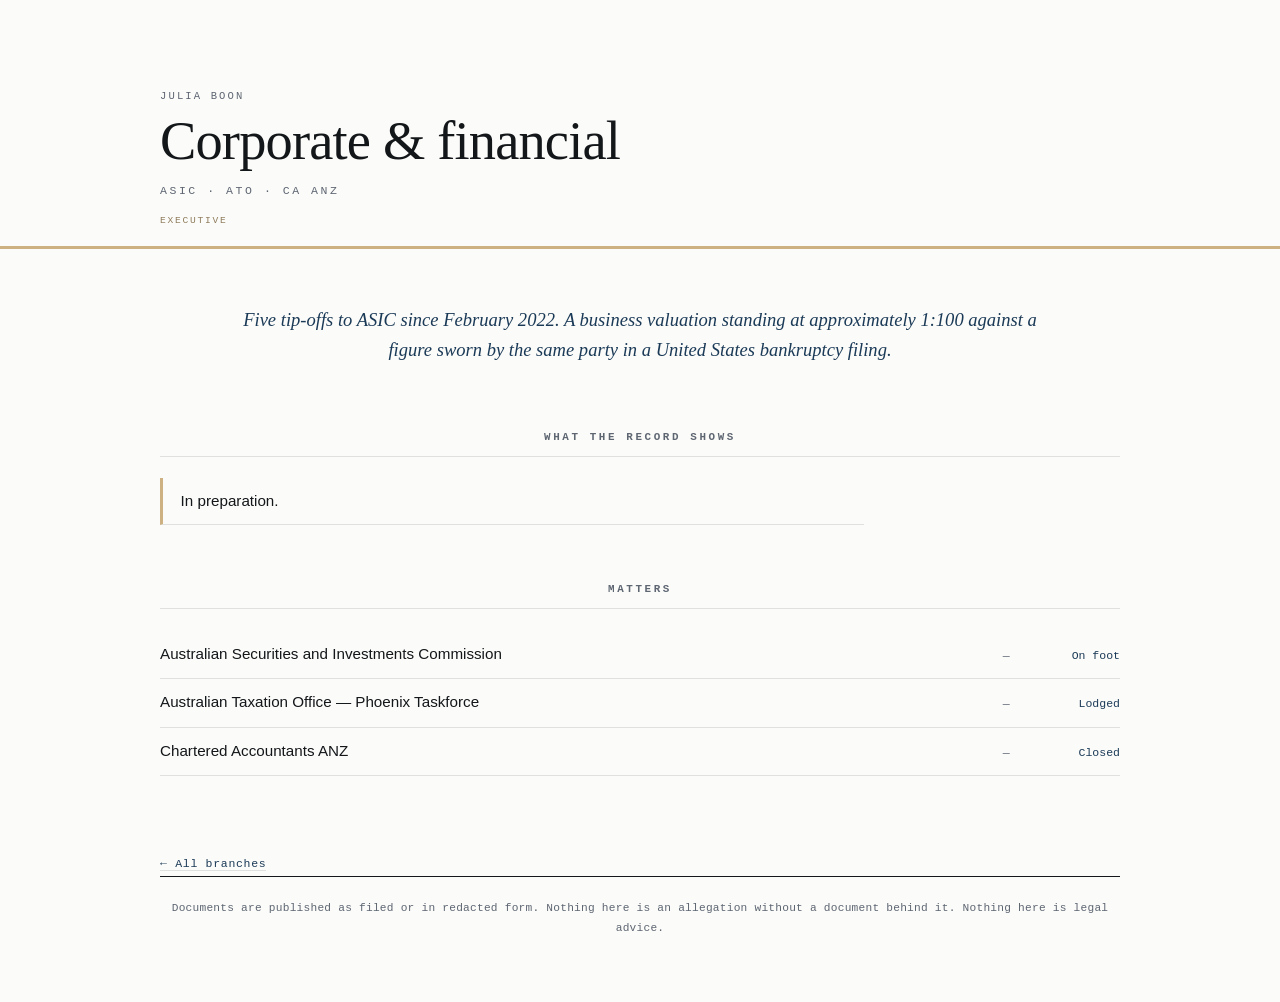
<file: corporate/index.html>
<!DOCTYPE html>
<html lang="en-AU">
<head>
<meta charset="utf-8">
<meta name="viewport" content="width=device-width,initial-scale=1">
<title>Corporate & financial — Julia Boon</title>
<meta name="robots" content="noindex, nofollow, noarchive, nosnippet, noimageindex">
<link rel="stylesheet" href="../style.css">
</head>
<body class="section" style="--c:#CDB183">
<header class="masthead"><div class="inner">
  <a class="back" href="../">Julia Boon</a>
  <h1>Corporate & financial</h1><p class="standfirst">ASIC · ATO · CA ANZ</p>
<p class="branch-tag">Executive</p>
</div></header>
<main class="inner">
  <section class="statement"><p>Five tip-offs to ASIC since February 2022. A business valuation standing at approximately 1:100 against a figure sworn by the same party in a United States bankruptcy filing.</p></section>
  <h2 class="section-label">What the record shows</h2>
  <ul class="findings"><li>In preparation.</li></ul>
  <h2 class="section-label">Matters</h2>
  <ul class="matters"><li><span class="forum">Australian Securities and Investments Commission</span><span class="ref">&mdash;</span><span class="state">On foot</span></li><li><span class="forum">Australian Taxation Office — Phoenix Taskforce</span><span class="ref">—</span><span class="state">Lodged</span></li><li><span class="forum">Chartered Accountants ANZ</span><span class="ref">&mdash;</span><span class="state">Closed</span></li></ul>
  <p class="return"><a href="../">← All branches</a></p>
</main>
<footer class="inner"><p>Documents are published as filed or in redacted form. Nothing here is an allegation without a document behind it. Nothing here is legal advice.</p></footer>
</body></html>
</file>
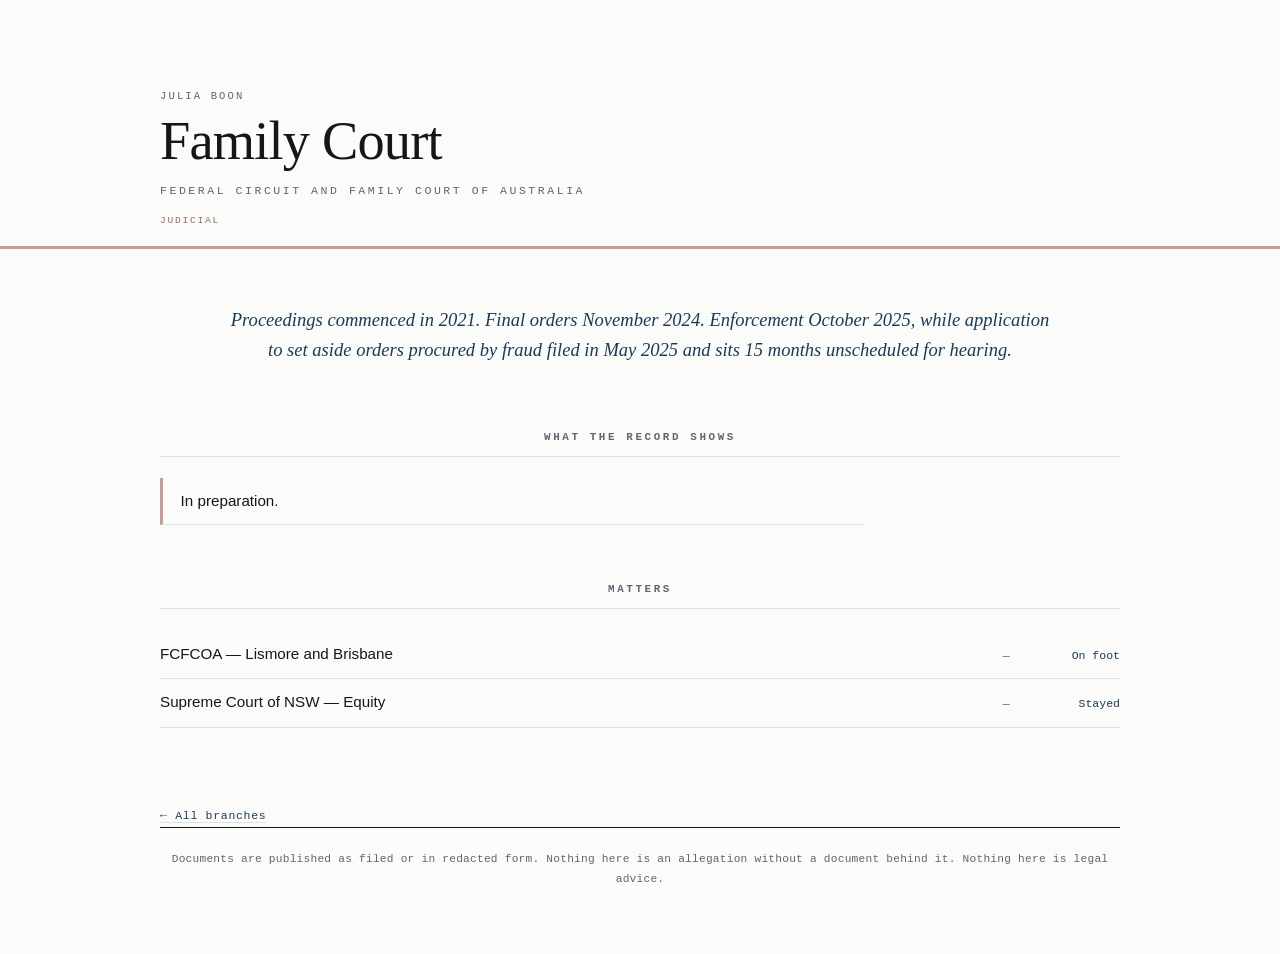
<file: family-court/index.html>
<!DOCTYPE html>
<html lang="en-AU">
<head>
<meta charset="utf-8">
<meta name="viewport" content="width=device-width,initial-scale=1">
<title>Family Court — Julia Boon</title>
<meta name="robots" content="noindex, nofollow, noarchive, nosnippet, noimageindex">
<link rel="stylesheet" href="../style.css">
</head>
<body class="section" style="--c:#C99A9A">
<header class="masthead"><div class="inner">
  <a class="back" href="../">Julia Boon</a>
  <h1>Family Court</h1><p class="standfirst">Federal Circuit and Family Court of Australia</p>
<p class="branch-tag">Judicial</p>
</div></header>
<main class="inner">
  <section class="statement"><p>Proceedings commenced in 2021. Final orders November 2024. Enforcement October 2025, while application to set aside orders procured by fraud filed in May 2025 and sits 15 months unscheduled for hearing.</p></section>
  <h2 class="section-label">What the record shows</h2>
  <ul class="findings"><li>In preparation.</li></ul>
  <h2 class="section-label">Matters</h2>
  <ul class="matters"><li><span class="forum">FCFCOA — Lismore and Brisbane</span><span class="ref">&mdash;</span><span class="state">On foot</span></li><li><span class="forum">Supreme Court of NSW — Equity</span><span class="ref">&mdash;</span><span class="state">Stayed</span></li></ul>
  <p class="return"><a href="../">← All branches</a></p>
</main>
<footer class="inner"><p>Documents are published as filed or in redacted form. Nothing here is an allegation without a document behind it. Nothing here is legal advice.</p></footer>
</body></html>
</file>
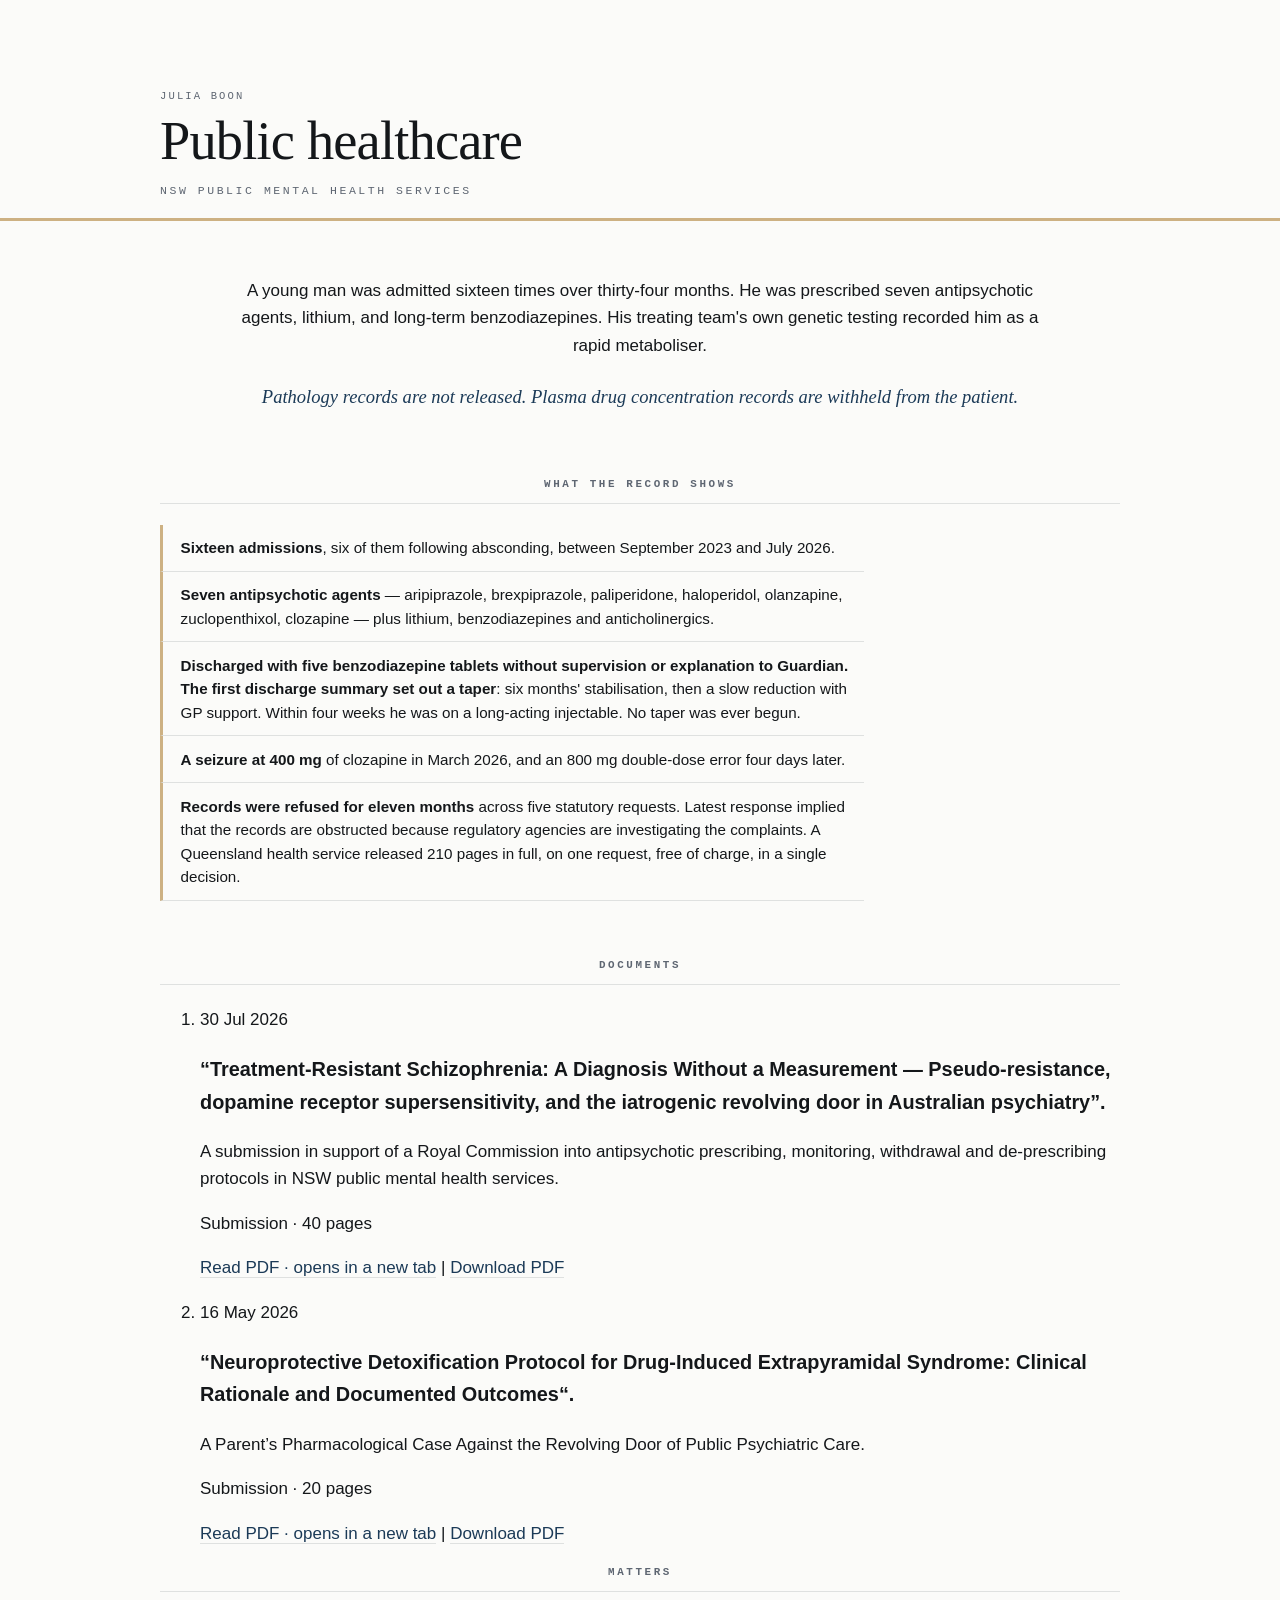
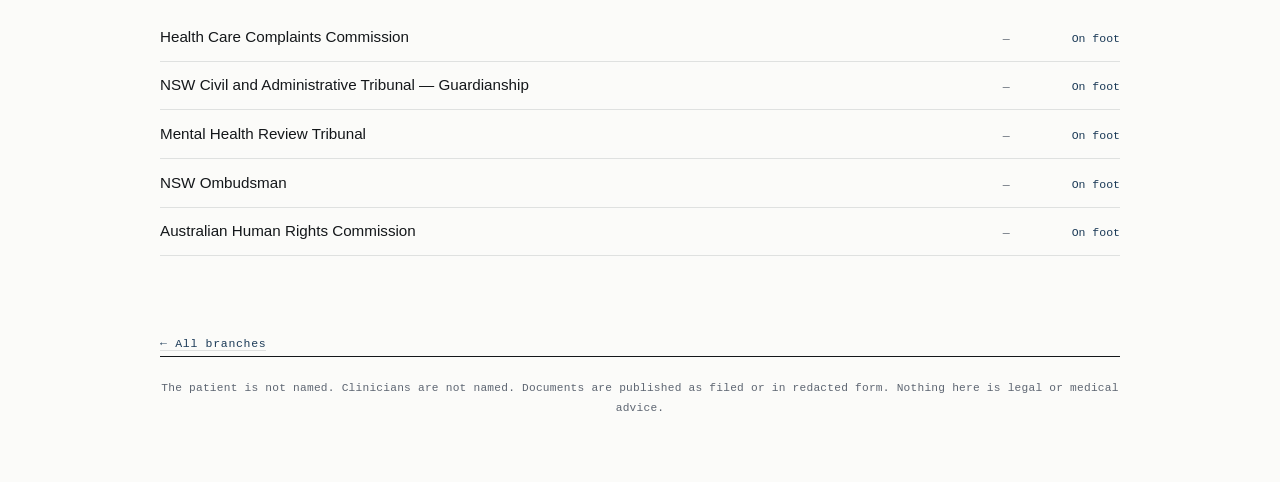
<file: healthcare/index.html>
<!DOCTYPE html>
<html lang="en-AU">
<head>
<meta charset="utf-8">
<meta name="viewport" content="width=device-width,initial-scale=1">
<title>Public healthcare — Julia Boon</title>
<meta name="robots" content="noindex, nofollow, noarchive, nosnippet, noimageindex">
<link rel="stylesheet" href="../style.css">
</head>
<body class="section" style="--c:#CDB183">

<header class="masthead">
  <div class="inner">
    <a class="back" href="../">Julia Boon</a>
    <h1>Public healthcare</h1>
    <p class="standfirst">NSW public mental health services</p>
  </div>
</header>

<main class="inner">

  <section class="statement">
    <p>A young man was admitted sixteen times over thirty-four months. He was prescribed seven
       antipsychotic agents, lithium, and long-term benzodiazepines. His treating team's own
       genetic testing recorded him as a rapid metaboliser.</p>
    <p>Pathology records are not released. Plasma drug concentration records are withheld from the patient.</p>
  </section>

  <h2 class="section-label">What the record shows</h2>
  <ul class="findings">
    <li><b>Sixteen admissions</b>, six of them following absconding, between September 2023 and July 2026.</li>
    <li><b>Seven antipsychotic agents</b> — aripiprazole, brexpiprazole, paliperidone, haloperidol, olanzapine, zuclopenthixol, clozapine — plus lithium, benzodiazepines and anticholinergics.</li>
    <li><b>Discharged with five benzodiazepine tablets without supervision or explanation to Guardian. The first discharge summary set out a taper</b>: six months' stabilisation, then a slow reduction with GP support. Within four weeks he was on a long-acting injectable. No taper was ever begun.</li>
    <li><b>A seizure at 400&nbsp;mg</b> of clozapine in March 2026, and an 800&nbsp;mg double-dose error four days later.</li>
    <li><b>Records were refused for eleven months</b> across five statutory requests. Latest response implied that the records are obstructed because regulatory agencies are investigating the complaints. A Queensland health service released 210 pages in full, on one request, free of charge, in a single decision.</li>
  </ul>

  <h2 class="section-label">Documents</h2>
  <ol class="register">
    <li class="entry">
      <div class="when"><time datetime="2026-07-24">30 Jul <span>2026</span></time></div>
      <div class="what">
        <h3>&ldquo;Treatment-Resistant Schizophrenia: A Diagnosis Without a Measurement — Pseudo-resistance, dopamine receptor supersensitivity, and the iatrogenic revolving door in Australian psychiatry&rdquo;.</h3>
        <p class="dek">A submission in support of a Royal Commission into antipsychotic prescribing, monitoring, withdrawal and de-prescribing protocols in NSW public mental health services.</p>
        <p class="docket">Submission &middot; 40 pages</p>
        <p class="grab"><a class="btn-doc" href="../documents/2026_07_30_MANIFESTO_-_TRS_and_DRS.pdf" target="_blank" rel="noopener">Read <span class="ext">PDF &middot; opens in a new tab</span></a> | <a class="btn-doc alt" href="../documents/2026_07_28_MANIFESTO_-_TRS_and_DRS.pdf" download> Download<span class="ext"> PDF</span></a></p>
      </div>
    </li>
    <li class="entry">
      <div class="when"><time datetime="2026-05-16">16 May <span>2026</span></time></div>
      <div class="what">
        <h3>&ldquo;Neuroprotective Detoxification Protocol for Drug-Induced Extrapyramidal Syndrome: Clinical Rationale and Documented Outcomes&ldquo;.</h3>
        <p class="dek">A Parent’s Pharmacological Case Against the Revolving Door of Public Psychiatric Care.</p>
        <p class="docket">Submission &middot; 20 pages</p>
        <p class="grab"><a class="btn-doc" href="../documents/2026_05_16_MANIFESTO_-_neurological_damage_protocol.pdf" target="_blank" rel="noopener">Read <span class="ext">PDF &middot; opens in a new tab</span></a> | <a class="btn-doc alt" href="../documents/2026_05_16_MANIFESTO_-_neurological_damage_protocol.pdf" download> Download<span class="ext"> PDF</span></a></p>
      </div>
    </li>
  </ol>

  <h2 class="section-label">Matters</h2>
  <ul class="matters">
    <li><span class="forum">Health Care Complaints Commission</span><span class="ref">&mdash;</span><span class="state">On foot</span></li>
    <li><span class="forum">NSW Civil and Administrative Tribunal — Guardianship</span><span class="ref">&mdash;</span><span class="state">On foot</span></li>
    <li><span class="forum">Mental Health Review Tribunal</span><span class="ref">&mdash;</span><span class="state">On foot</span></li>
    <li><span class="forum">NSW Ombudsman</span><span class="ref">&mdash;</span><span class="state">On foot</span></li>
    <li><span class="forum">Australian Human Rights Commission</span><span class="ref">&mdash;</span><span class="state">On foot</span></li>
  </ul>

  <p class="return"><a href="../">← All branches</a></p>

</main>

<footer class="inner">
  <p>The patient is not named. Clinicians are not named. Documents are published as filed or in
     redacted form. Nothing here is legal or medical advice.</p>
</footer>

</body>
</html>
</file>
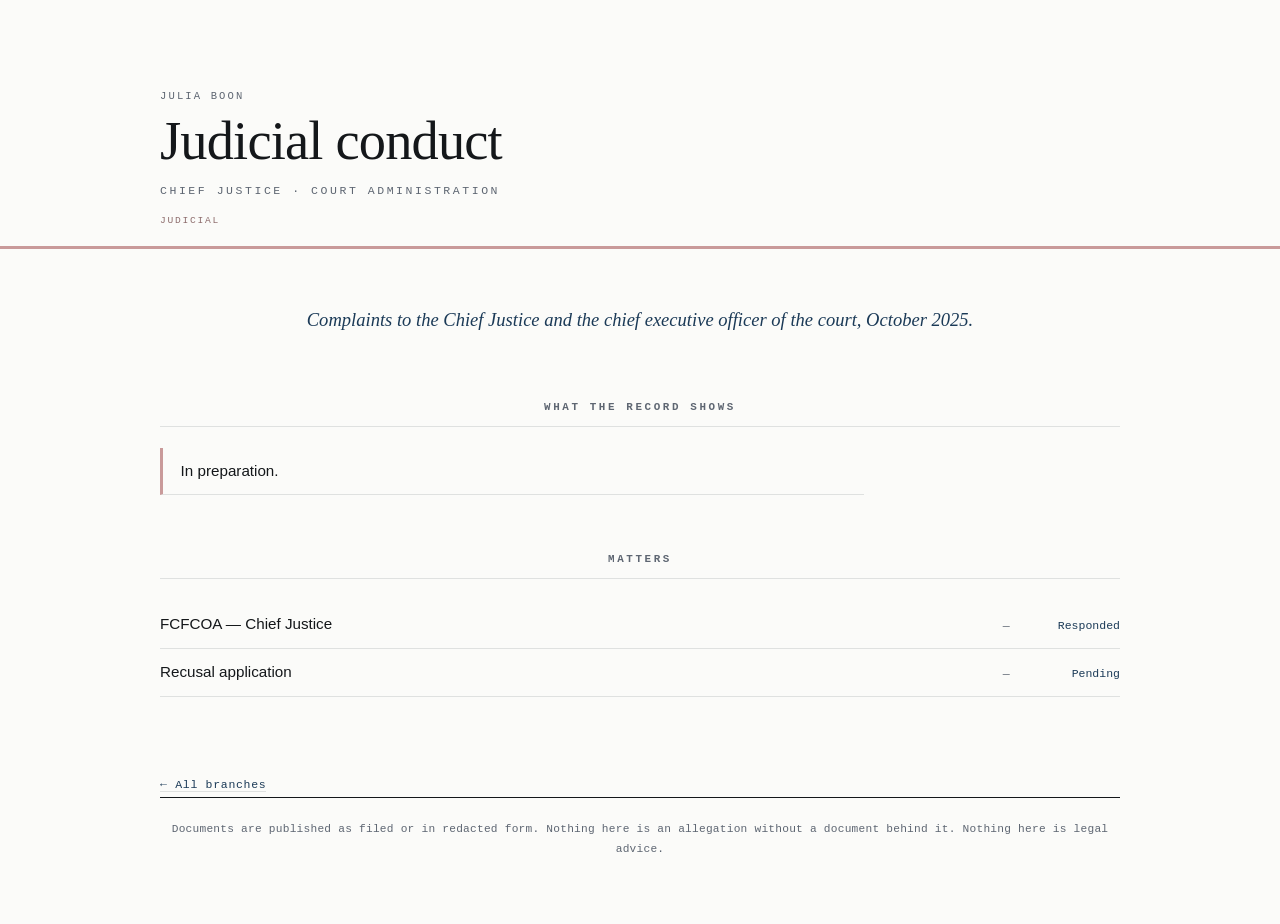
<file: judicial-conduct/index.html>
<!DOCTYPE html>
<html lang="en-AU">
<head>
<meta charset="utf-8">
<meta name="viewport" content="width=device-width,initial-scale=1">
<title>Judicial conduct — Julia Boon</title>
<meta name="robots" content="noindex, nofollow, noarchive, nosnippet, noimageindex">
<link rel="stylesheet" href="../style.css">
</head>
<body class="section" style="--c:#C99A9A">
<header class="masthead"><div class="inner">
  <a class="back" href="../">Julia Boon</a>
  <h1>Judicial conduct</h1><p class="standfirst">Chief Justice · court administration</p>
<p class="branch-tag">Judicial</p>
</div></header>
<main class="inner">
  <section class="statement"><p>Complaints to the Chief Justice and the chief executive officer of the court, October 2025.</p></section>
  <h2 class="section-label">What the record shows</h2>
  <ul class="findings"><li>In preparation.</li></ul>
  <h2 class="section-label">Matters</h2>
  <ul class="matters"><li><span class="forum">FCFCOA — Chief Justice</span><span class="ref">—</span><span class="state">Responded</span></li><li><span class="forum">Recusal application</span><span class="ref">—</span><span class="state">Pending</span></li></ul>
  <p class="return"><a href="../">← All branches</a></p>
</main>
<footer class="inner"><p>Documents are published as filed or in redacted form. Nothing here is an allegation without a document behind it. Nothing here is legal advice.</p></footer>
</body></html>
</file>
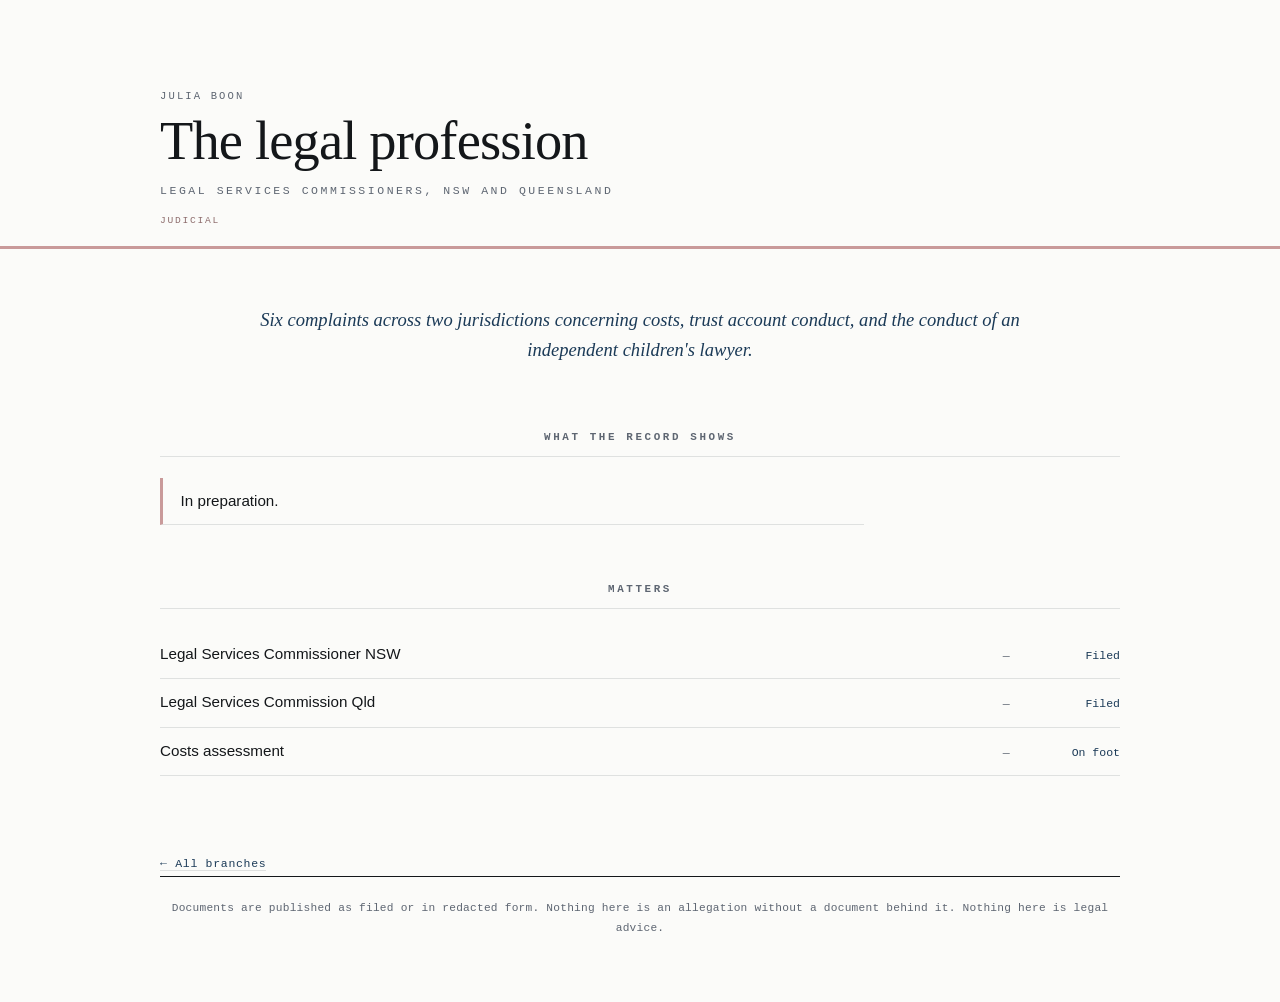
<file: legal-profession/index.html>
<!DOCTYPE html>
<html lang="en-AU">
<head>
<meta charset="utf-8">
<meta name="viewport" content="width=device-width,initial-scale=1">
<title>The legal profession — Julia Boon</title>
<meta name="robots" content="noindex, nofollow, noarchive, nosnippet, noimageindex">
<link rel="stylesheet" href="../style.css">
</head>
<body class="section" style="--c:#C99A9A">
<header class="masthead"><div class="inner">
  <a class="back" href="../">Julia Boon</a>
  <h1>The legal profession</h1><p class="standfirst">Legal Services Commissioners, NSW and Queensland</p>
<p class="branch-tag">Judicial</p>
</div></header>
<main class="inner">
  <section class="statement"><p>Six complaints across two jurisdictions concerning costs, trust account conduct, and the conduct of an independent children's lawyer.</p></section>
  <h2 class="section-label">What the record shows</h2>
  <ul class="findings"><li>In preparation.</li></ul>
  <h2 class="section-label">Matters</h2>
  <ul class="matters"><li><span class="forum">Legal Services Commissioner NSW</span><span class="ref">—</span><span class="state">Filed</span></li><li><span class="forum">Legal Services Commission Qld</span><span class="ref">&mdash;</span><span class="state">Filed</span></li><li><span class="forum">Costs assessment</span><span class="ref">&mdash;</span><span class="state">On foot</span></li></ul>
  <p class="return"><a href="../">← All branches</a></p>
</main>
<footer class="inner"><p>Documents are published as filed or in redacted form. Nothing here is an allegation without a document behind it. Nothing here is legal advice.</p></footer>
</body></html>
</file>
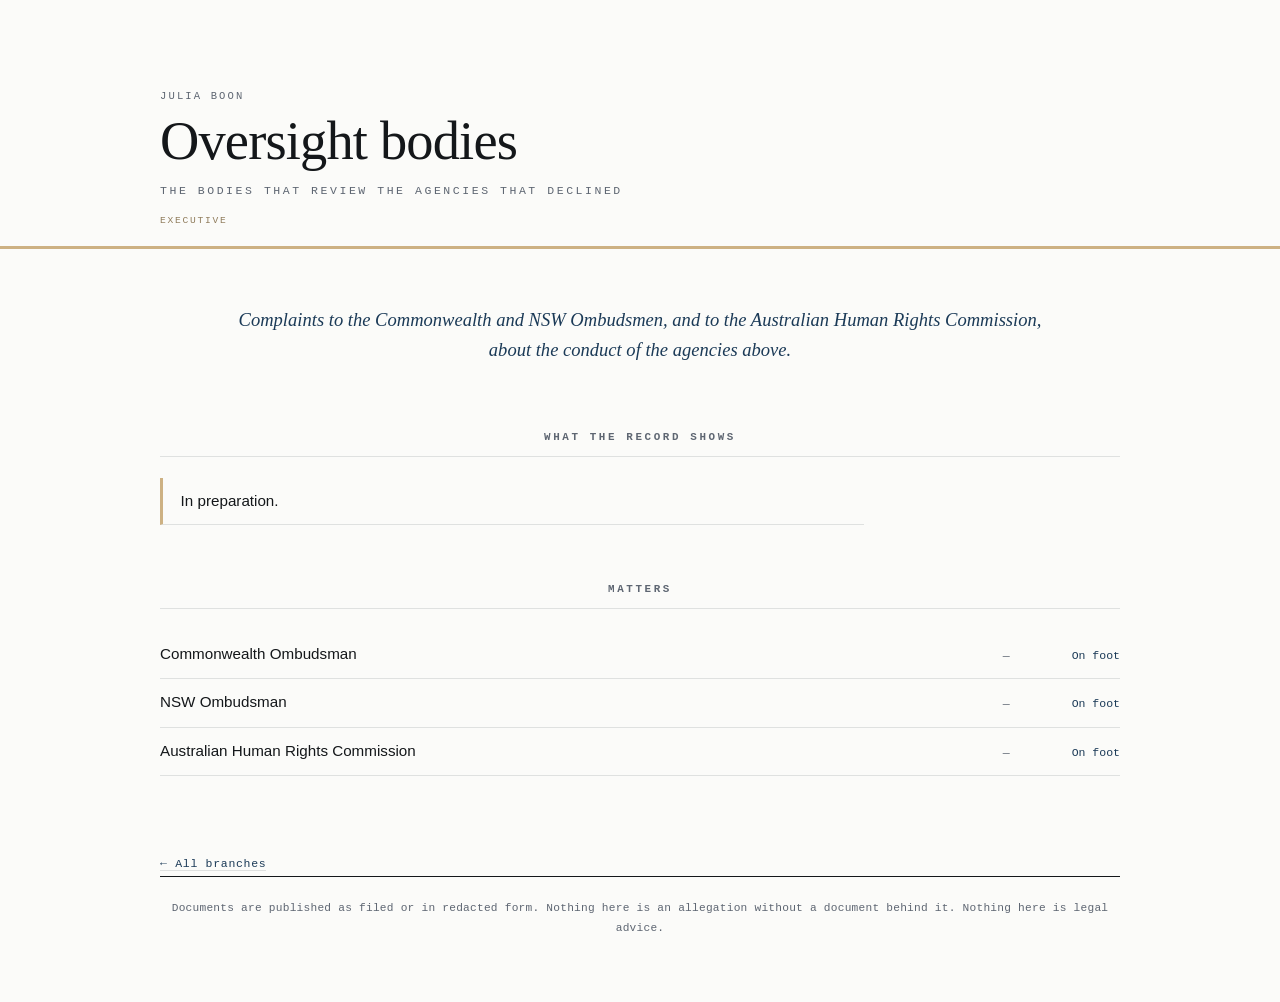
<file: oversight/index.html>
<!DOCTYPE html>
<html lang="en-AU">
<head>
<meta charset="utf-8">
<meta name="viewport" content="width=device-width,initial-scale=1">
<title>Oversight bodies — Julia Boon</title>
<meta name="robots" content="noindex, nofollow, noarchive, nosnippet, noimageindex">
<link rel="stylesheet" href="../style.css">
</head>
<body class="section" style="--c:#CDB183">
<header class="masthead"><div class="inner">
  <a class="back" href="../">Julia Boon</a>
  <h1>Oversight bodies</h1><p class="standfirst">The bodies that review the agencies that declined</p>
<p class="branch-tag">Executive</p>
</div></header>
<main class="inner">
  <section class="statement"><p>Complaints to the Commonwealth and NSW Ombudsmen, and to the Australian Human Rights Commission, about the conduct of the agencies above.</p></section>
  <h2 class="section-label">What the record shows</h2>
  <ul class="findings"><li>In preparation.</li></ul>
  <h2 class="section-label">Matters</h2>
  <ul class="matters"><li><span class="forum">Commonwealth Ombudsman</span><span class="ref">&mdash;</span><span class="state">On foot</span></li><li><span class="forum">NSW Ombudsman</span><span class="ref">&mdash;</span><span class="state">On foot</span></li><li><span class="forum">Australian Human Rights Commission</span><span class="ref">—</span><span class="state">On foot</span></li></ul>
  <p class="return"><a href="../">← All branches</a></p>
</main>
<footer class="inner"><p>Documents are published as filed or in redacted form. Nothing here is an allegation without a document behind it. Nothing here is legal advice.</p></footer>
</body></html>
</file>
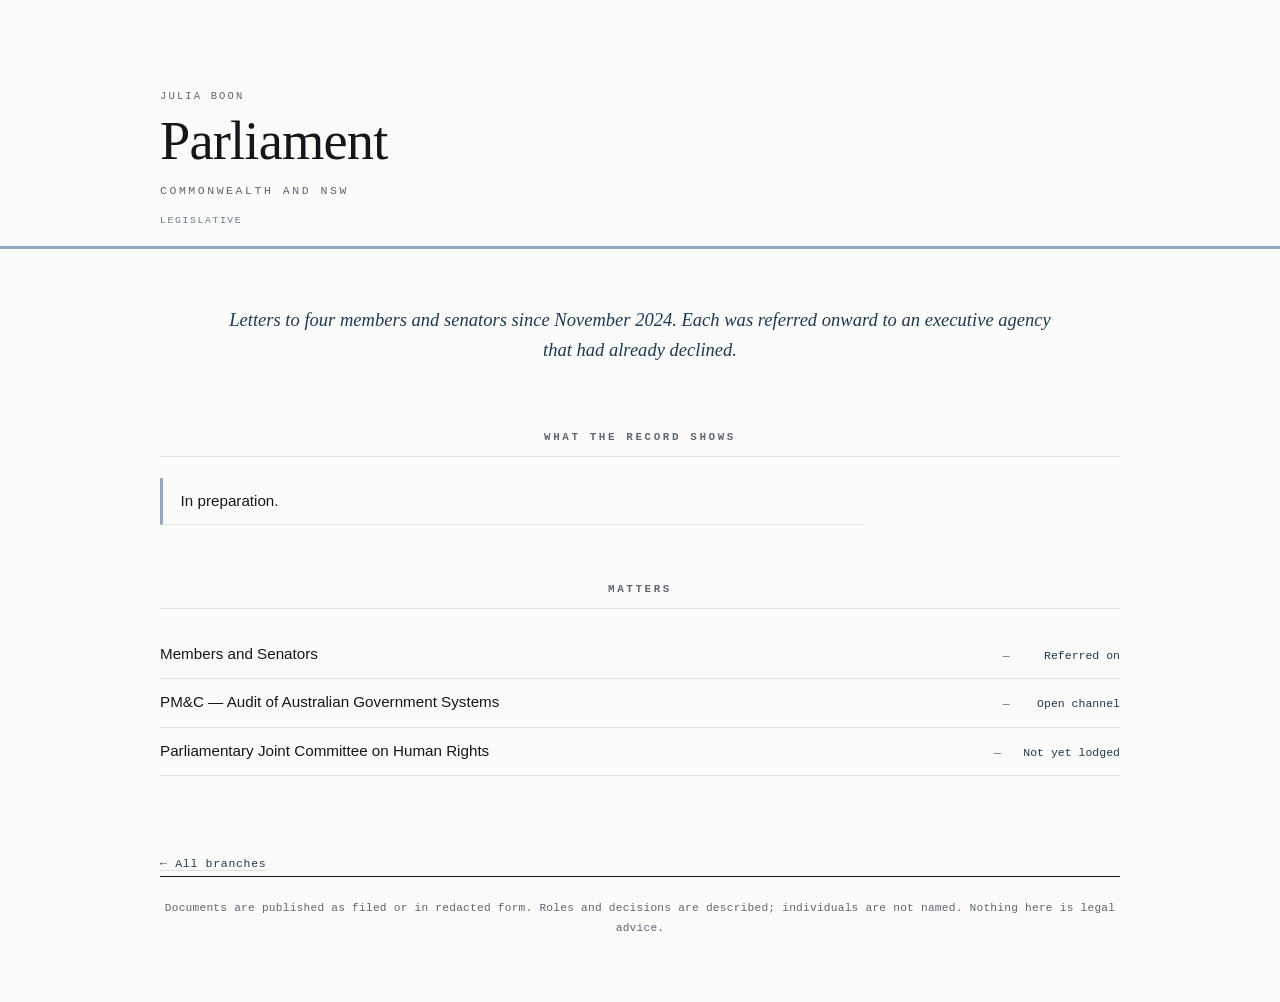
<file: parliament/index.html>
<!DOCTYPE html>
<html lang="en-AU">
<head>
<meta charset="utf-8">
<meta name="viewport" content="width=device-width,initial-scale=1">
<title>Parliament — Julia Boon</title>
<meta name="robots" content="noindex, nofollow, noarchive, nosnippet, noimageindex">
<link rel="stylesheet" href="../style.css">
</head>
<body class="section" style="--c:#8FA9C4">
<header class="masthead"><div class="inner">
  <a class="back" href="../">Julia Boon</a>
  <h1>Parliament</h1>
  <p class="standfirst">Commonwealth and NSW</p>
  <p class="branch-tag">Legislative</p>
</div></header>
<main class="inner">
  <section class="statement"><p>Letters to four members and senators since November 2024. Each was referred onward to an executive agency that had already declined.</p></section>
  <h2 class="section-label">What the record shows</h2>
  <ul class="findings"><li>In preparation.</li></ul>
  <h2 class="section-label">Matters</h2>
  <ul class="matters"><li><span class="forum">Members and Senators</span><span class="ref">—</span><span class="state">Referred on</span></li><li><span class="forum">PM&C — Audit of Australian Government Systems</span><span class="ref">—</span><span class="state">Open channel</span></li><li><span class="forum">Parliamentary Joint Committee on Human Rights</span><span class="ref">—</span><span class="state">Not yet lodged</span></li></ul>
  <p class="return"><a href="../">← All branches</a></p>
</main>
<footer class="inner"><p>Documents are published as filed or in redacted form. Roles and decisions are described; individuals are not named. Nothing here is legal advice.</p></footer>
</body></html>
</file>
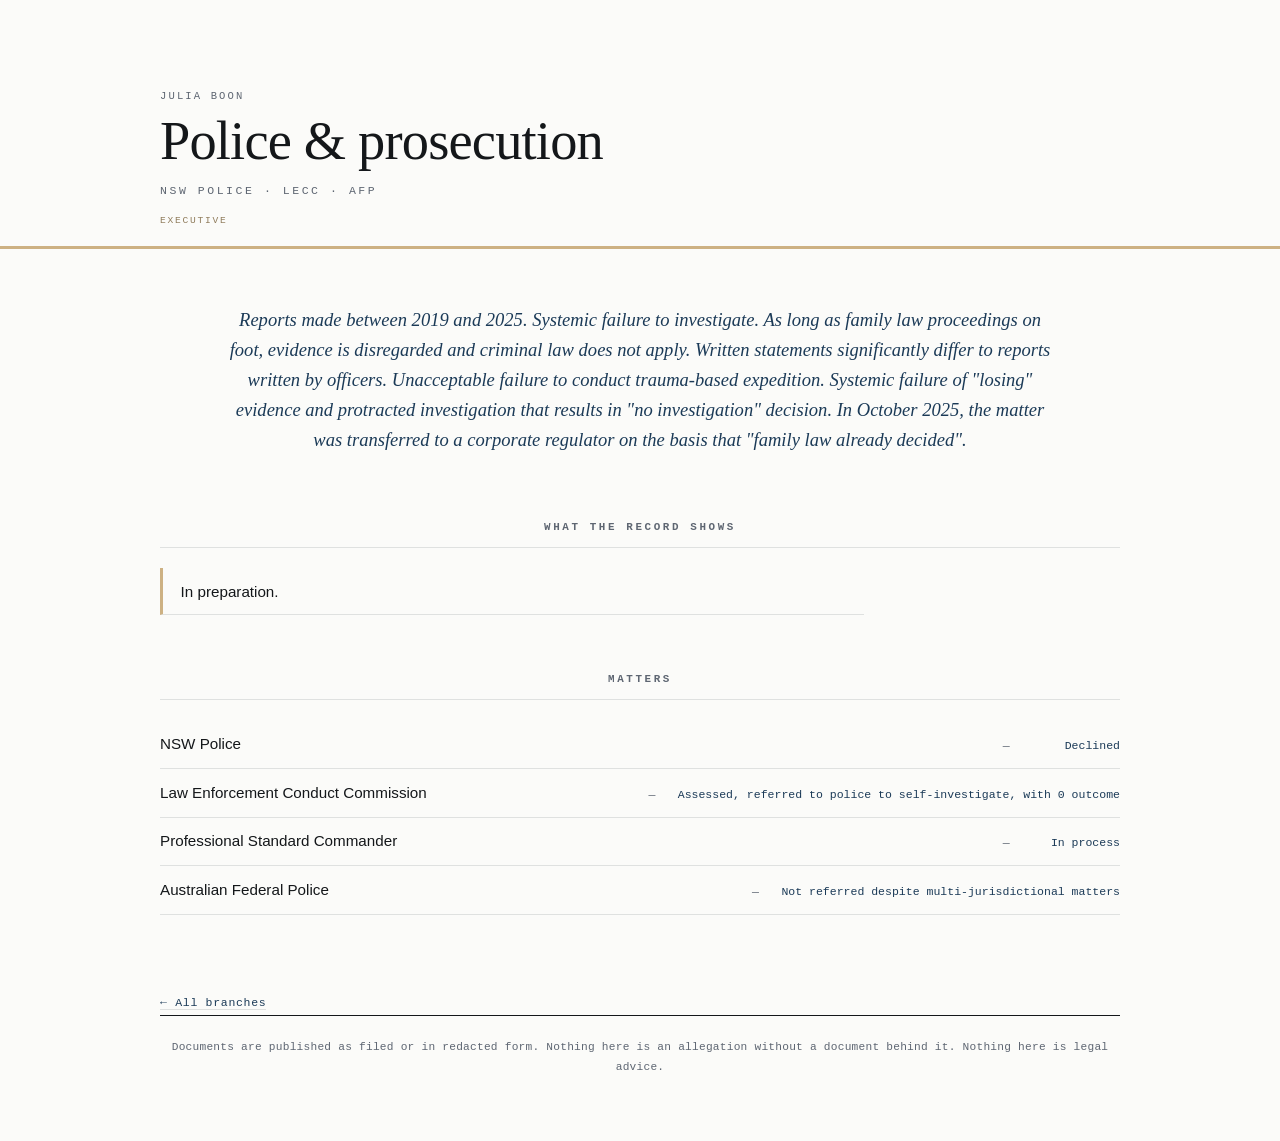
<file: police/index.html>
<!DOCTYPE html>
<html lang="en-AU">
<head>
<meta charset="utf-8">
<meta name="viewport" content="width=device-width,initial-scale=1">
<title>Police & prosecution — Julia Boon</title>
<meta name="robots" content="noindex, nofollow, noarchive, nosnippet, noimageindex">
<link rel="stylesheet" href="../style.css">
</head>
<body class="section" style="--c:#CDB183">
<header class="masthead"><div class="inner">
  <a class="back" href="../">Julia Boon</a>
  <h1>Police & prosecution</h1><p class="standfirst">NSW Police · LECC · AFP</p>
<p class="branch-tag">Executive</p>
</div></header>
<main class="inner">
  <section class="statement"><p>Reports made between 2019 and 2025. Systemic failure to investigate. As long as family law proceedings on foot, evidence is disregarded and criminal law does not apply. Written statements significantly differ to reports written by officers. Unacceptable failure to conduct trauma-based expedition. Systemic failure of "losing" evidence and protracted investigation that results in "no investigation" decision. In October 2025, the matter was transferred to a corporate regulator on the basis that "family law already decided".</p></section>
  <h2 class="section-label">What the record shows</h2>
  <ul class="findings"><li>In preparation.</li></ul>
  <h2 class="section-label">Matters</h2>
  <ul class="matters"><li><span class="forum">NSW Police</span><span class="ref">&mdash;</span><span class="state">Declined</span></li><li><span class="forum">Law Enforcement Conduct Commission</span><span class="ref">&mdash;</span><span class="state">Assessed, referred to police to self-investigate, with 0 outcome</span></li><li><span class="forum">Professional Standard Commander</span><span class="ref">&mdash;</span><span class="state">In process</span></li><li><span class="forum">Australian Federal Police</span><span class="ref">&mdash;</span><span class="state">Not referred despite multi-jurisdictional matters</span></li></ul>
  <p class="return"><a href="../">← All branches</a></p>
</main>
<footer class="inner"><p>Documents are published as filed or in redacted form. Nothing here is an allegation without a document behind it. Nothing here is legal advice.</p></footer>
</body></html>
</file>
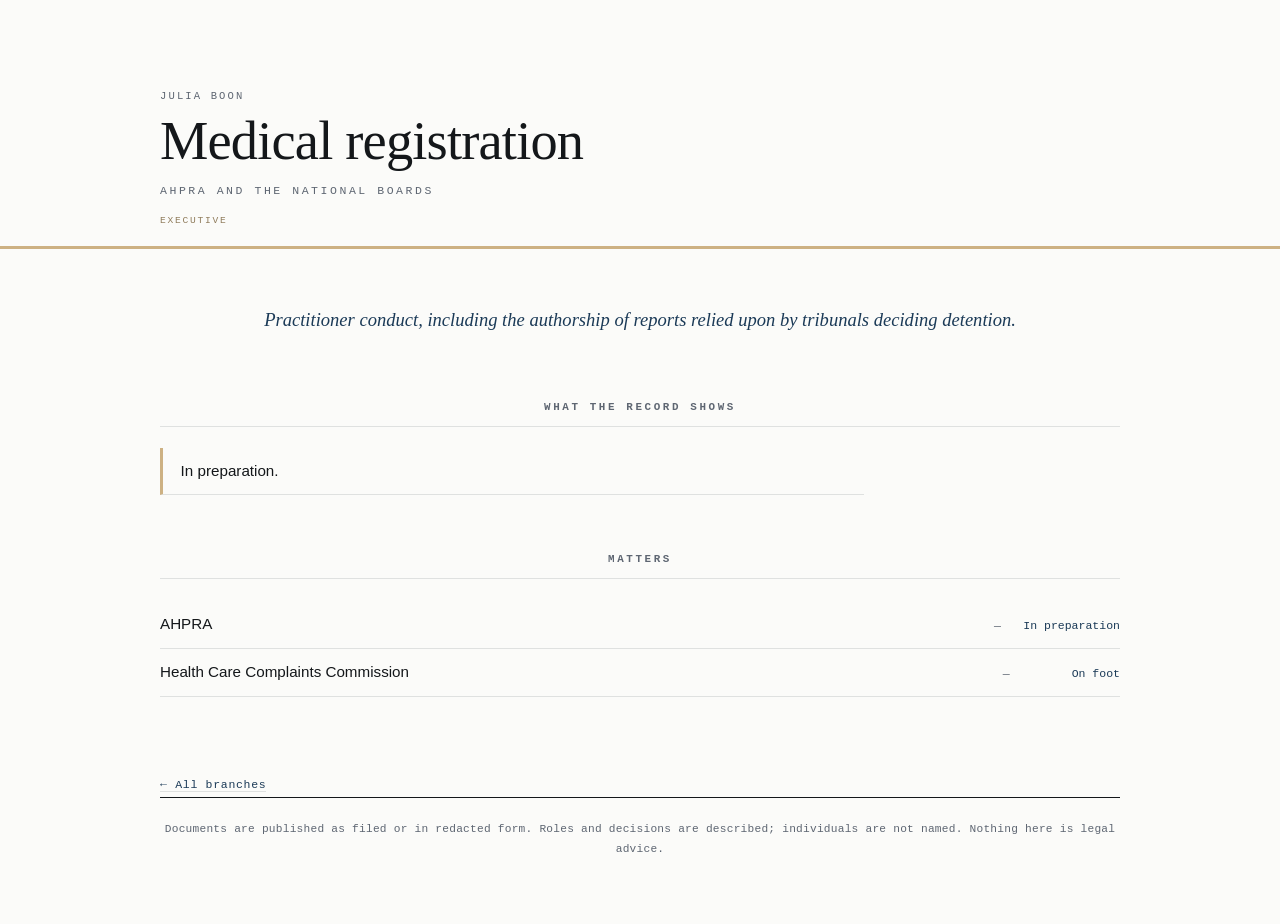
<file: registration/index.html>
<!DOCTYPE html>
<html lang="en-AU">
<head>
<meta charset="utf-8">
<meta name="viewport" content="width=device-width,initial-scale=1">
<title>Medical registration — Julia Boon</title>
<meta name="robots" content="noindex, nofollow, noarchive, nosnippet, noimageindex">
<link rel="stylesheet" href="../style.css">
</head>
<body class="section" style="--c:#CDB183">
<header class="masthead"><div class="inner">
  <a class="back" href="../">Julia Boon</a>
  <h1>Medical registration</h1>
  <p class="standfirst">AHPRA and the national boards</p>
  <p class="branch-tag">Executive</p>
</div></header>
<main class="inner">
  <section class="statement"><p>Practitioner conduct, including the authorship of reports relied upon by tribunals deciding detention.</p></section>
  <h2 class="section-label">What the record shows</h2>
  <ul class="findings"><li>In preparation.</li></ul>
  <h2 class="section-label">Matters</h2>
  <ul class="matters"><li><span class="forum">AHPRA</span><span class="ref">—</span><span class="state">In preparation</span></li><li><span class="forum">Health Care Complaints Commission</span><span class="ref">&mdash;</span><span class="state">On foot</span></li></ul>
  <p class="return"><a href="../">← All branches</a></p>
</main>
<footer class="inner"><p>Documents are published as filed or in redacted form. Roles and decisions are described; individuals are not named. Nothing here is legal advice.</p></footer>
</body></html>
</file>
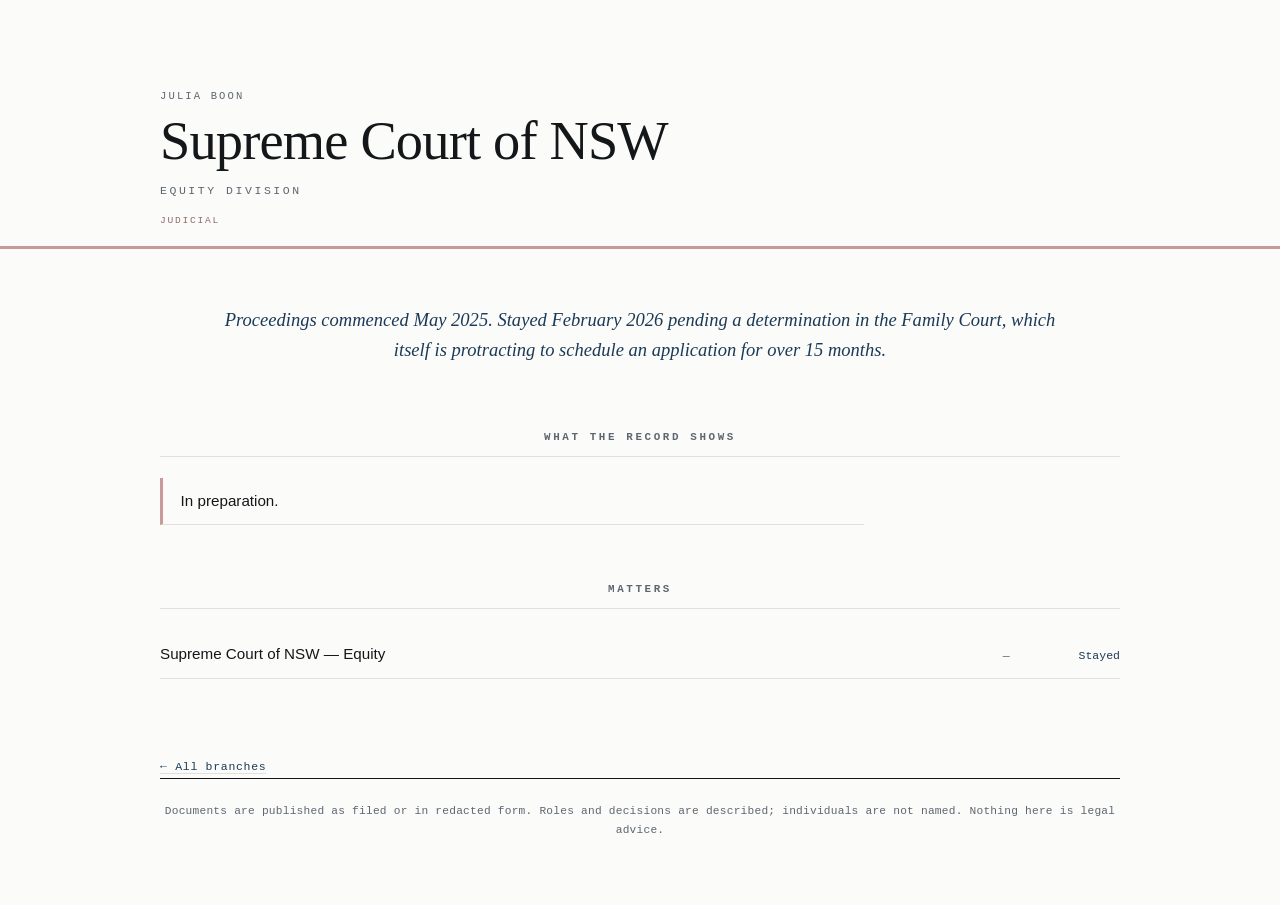
<file: supreme-court/index.html>
<!DOCTYPE html>
<html lang="en-AU">
<head>
<meta charset="utf-8">
<meta name="viewport" content="width=device-width,initial-scale=1">
<title>Supreme Court of NSW — Julia Boon</title>
<meta name="robots" content="noindex, nofollow, noarchive, nosnippet, noimageindex">
<link rel="stylesheet" href="../style.css">
</head>
<body class="section" style="--c:#C99A9A">
<header class="masthead"><div class="inner">
  <a class="back" href="../">Julia Boon</a>
  <h1>Supreme Court of NSW</h1>
  <p class="standfirst">Equity Division</p>
  <p class="branch-tag">Judicial</p>
</div></header>
<main class="inner">
  <section class="statement"><p>Proceedings commenced May 2025. Stayed February 2026 pending a determination in the Family Court, which itself is protracting to schedule an application for over 15 months.</p></section>
  <h2 class="section-label">What the record shows</h2>
  <ul class="findings"><li>In preparation.</li></ul>
  <h2 class="section-label">Matters</h2>
  <ul class="matters"><li><span class="forum">Supreme Court of NSW — Equity</span><span class="ref">&mdash;</span><span class="state">Stayed</span></li></ul>
  <p class="return"><a href="../">← All branches</a></p>
</main>
<footer class="inner"><p>Documents are published as filed or in redacted form. Roles and decisions are described; individuals are not named. Nothing here is legal advice.</p></footer>
</body></html>
</file>
<file: style.css>
/* juliaboon.com
   paper #FBFBF9 · ink #14171A · rule #DFE1E0 · mute #5E6672 · petrol #1B3A57
   display: Iowan Old Style / Palatino / Georgia
   body:    system sans
   mono:    system mono — every reference, year and role
   One container width. No transforms. Everything lines up on one measure.
*/

:root{
  --paper:#FBFBF9; --ink:#14171A; --rule:#DFE1E0; --mute:#5E6672; --petrol:#1B3A57;
  --display:"Iowan Old Style","Palatino Linotype",Palatino,Georgia,"Times New Roman",serif;
  --body:-apple-system,BlinkMacSystemFont,"Segoe UI",Roboto,Helvetica,Arial,sans-serif;
  --mono:ui-monospace,SFMono-Regular,"SF Mono",Menlo,Consolas,monospace;
}

*{box-sizing:border-box}
html{-webkit-text-size-adjust:100%}
body{
  margin:0;background:var(--paper);color:var(--ink);
  font-family:var(--body);font-size:17px;line-height:1.62;
  -webkit-font-smoothing:antialiased;
}

.hold{width:min(100% - 2.5rem, 78rem);margin-inline:auto}

/* ---------- masthead ---------- */
.masthead{
  border-bottom:1px solid var(--ink);
  padding:clamp(2.5rem,7vw,5rem) 0 1.1rem;
  margin-bottom:clamp(2rem,5vw,3.5rem);
}
.masthead h1{
  font-family:var(--display);font-weight:400;
  font-size:clamp(2.6rem,8.5vw,5.2rem);line-height:.95;
  letter-spacing:-.015em;margin:0;
}
.standfirst{
  font-family:var(--mono);font-size:.72rem;letter-spacing:.22em;
  text-transform:uppercase;color:var(--petrol);margin:.9rem 0 0;
}

/* ---------- text helpers ---------- */
.centred{text-align:center}
.note{font-size:.9rem;color:var(--mute);max-width:52rem;margin:-.2rem auto 2.1rem;text-align:center}
.small{font-size:.78rem;color:var(--mute);font-style:italic;max-width:32rem;
  margin:.7rem auto 0;text-align:center}

.statement{text-align:center;margin-bottom:clamp(2.5rem,6vw,4rem)}
.statement p{margin:0 auto .9rem;max-width:52rem}
.statement p:last-child{
  font-family:var(--display);font-size:1.16rem;font-style:italic;
  color:var(--petrol);margin-top:1.4rem;
}

.section-label{
  font-family:var(--mono);font-size:.68rem;font-weight:600;
  letter-spacing:.24em;text-transform:uppercase;color:var(--mute);
  text-align:center;margin:0 0 1.3rem;padding-bottom:.6rem;
  border-bottom:1px solid var(--rule);
}

a{color:var(--petrol);text-decoration:none;border-bottom:1px solid var(--rule)}
a:hover{border-bottom-color:var(--petrol)}
a:focus-visible{outline:2px solid var(--petrol);outline-offset:3px;border-radius:2px}

/* ═══════════════════════════════════════════════════════════════
   SWIPEABLE MAPS
   The maps never stack. On a narrow screen they scroll sideways,
   because a sequence read top-to-bottom stops being a sequence.
   A frosted edge appears only while there is more to see.
   ═══════════════════════════════════════════════════════════════ */
.swipe{position:relative;border-radius:.55rem}
.scroll-x{
  overflow-x:auto;overflow-y:hidden;
  -webkit-overflow-scrolling:touch;
  overscroll-behavior-x:contain;
  touch-action:pan-x pan-y;
  scrollbar-width:thin;scrollbar-color:#D3D6D9 transparent;
  border-radius:.55rem;
}
.scroll-x::-webkit-scrollbar{height:6px}
.scroll-x::-webkit-scrollbar-thumb{background:#D8DBDE;border-radius:3px}
.scroll-x::-webkit-scrollbar-track{background:transparent}

.swipe::before,.swipe::after{
  content:"";position:absolute;top:0;bottom:0;width:2.6rem;
  pointer-events:none;z-index:3;opacity:1;transition:opacity .22s ease;
  -webkit-backdrop-filter:blur(2px);backdrop-filter:blur(2px);
}
.swipe::before{
  left:0;border-radius:.55rem 0 0 .55rem;
  background:linear-gradient(to right,var(--paper) 15%,transparent);
  -webkit-mask-image:linear-gradient(to right,#000,transparent);
  mask-image:linear-gradient(to right,#000,transparent);
}
.swipe::after{
  right:0;border-radius:0 .55rem .55rem 0;
  background:linear-gradient(to left,var(--paper) 15%,transparent);
  -webkit-mask-image:linear-gradient(to left,#000,transparent);
  mask-image:linear-gradient(to left,#000,transparent);
}
.swipe.at-start::before{opacity:0}
.swipe.at-end::after{opacity:0}

/* minimum legible widths — below these the maps scroll rather than shrink */
.civics .scroll-x > svg{min-width:44rem}
.mirror{min-width:52rem}
.beads{min-width:max-content}


/* ═══════════════════════════════════════════════════════════════
   ABOVE — the constitutional diagram
   ═══════════════════════════════════════════════════════════════ */
.civics{margin:0 0 1.4rem;padding:0}
.civics svg{width:100%;height:auto;display:block}
.civics figcaption{
  font-size:.78rem;line-height:1.5;color:var(--mute);
  max-width:46rem;margin:1rem auto 0;text-align:center;
}
.f-leg{fill:#C9D9EC}   .s-leg{stroke:#8FA9C4;stroke-width:1}
.f-exe{fill:#F6E7C6}   .s-exe{stroke:#CDB183;stroke-width:1}
.f-jud{fill:#F3D5D5}   .s-jud{stroke:#C99A9A;stroke-width:1}
.f-white{fill:#FFFFFF} .s-ink{stroke:#14171A;stroke-width:1.1}
.civics .lbl{font-family:var(--body);font-size:11.5px;fill:#14171A;text-anchor:middle}
.civics .hd{font-family:var(--display);font-size:14.5px;fill:#14171A;text-anchor:middle}
.civics .sub{font-size:9.5px;fill:#5E6672;text-anchor:middle;font-style:italic}
.civics .key-t{font-family:var(--mono);font-size:9px;fill:#5E6672}
.civics .wlab{font-family:var(--mono);letter-spacing:.02em}

/* ═══════════════════════════════════════════════════════════════
   THE HINGE
   ═══════════════════════════════════════════════════════════════ */
.hinge{width:1px;height:1.9rem;margin:0 auto;background:var(--rule)}
.due{
  width:max-content;margin:0 auto;background:var(--paper);
  border:1px solid var(--rule);border-radius:2rem;padding:.55rem 1.9rem;
}
.due span{
  font-family:var(--mono);font-size:.66rem;letter-spacing:.22em;
  text-transform:uppercase;color:var(--mute);
}

/* ═══════════════════════════════════════════════════════════════
   BELOW — the record
   ═══════════════════════════════════════════════════════════════ */
.mirror{
  display:grid;grid-template-columns:1fr 1.3fr 1fr;gap:0 1.6rem;
  align-items:start;border-top:1px solid var(--rule);
  margin-bottom:clamp(2.8rem,6vw,4rem);
}
.col{position:relative;padding-top:1.7rem}
.col::before{content:"";position:absolute;top:0;left:50%;width:1px;height:1.7rem;background:var(--c)}
.col-head{
  font-family:var(--mono);font-size:.68rem;font-weight:600;letter-spacing:.2em;
  text-transform:uppercase;color:var(--c);filter:brightness(.7);
  text-align:center;margin:0 0 1rem;
}
.ag{
  position:relative;display:block;background:#fff;
  border:1px solid var(--rule);border-left:3px solid var(--c);border-radius:2px;
  padding:.65rem .75rem .58rem;margin-bottom:.55rem;
  text-decoration:none;color:inherit;
  transition:transform .15s ease,box-shadow .15s ease;
}
.ag:hover,.ag:focus-visible{transform:translateX(2px);box-shadow:0 4px 14px rgba(20,23,26,.08)}
.ag b{display:block;font-family:var(--display);font-weight:400;font-size:1rem;
  line-height:1.2;margin-bottom:.3rem}
.ag .role{display:block;font-family:var(--mono);font-size:.6rem;letter-spacing:.02em;
  color:var(--c);filter:brightness(.62);margin-bottom:.34rem}
.ag .fail{display:block;font-size:.755rem;line-height:1.44;color:#42474C;margin-bottom:.4rem}
.ag .coda{
  display:block;font-family:var(--display);font-style:italic;
  font-size:.88rem;color:var(--c);filter:brightness(.62);
  margin:.15rem 0 .5rem;
}
.ag em{display:block;font-style:normal;font-family:var(--mono);font-size:.585rem;
  letter-spacing:.03em;color:var(--mute)}
.ag.sub{margin-left:1.15rem;margin-top:-.15rem;border-left-width:1px;background:#FDFDFC}
.ag.sub::before{content:"";position:absolute;left:-1.15rem;top:1.05rem;
  width:1.15rem;height:1px;background:var(--rule)}
.ag.sub b{font-size:.87rem}
.ag.sub .fail{font-size:.72rem}

/* ═══════════════════════════════════════════════════════════════
   ACROSS — the sequence
   Institutions are boxes. What followed sits in the gap between
   them, unboxed, because it belongs to no one.
   ═══════════════════════════════════════════════════════════════ */
.cascades{margin:0 0 clamp(3rem,7vw,4.5rem)}
.cascade{padding:1.3rem 0;border-top:1px solid var(--rule)}
.cascade:last-child{border-bottom:1px solid var(--rule)}
.cascade-head{
  font-family:var(--display);font-weight:400;font-size:1.12rem;
  margin:0 0 .95rem;display:flex;align-items:baseline;gap:.75rem;
}
.cascade-head span{
  font-family:var(--mono);font-size:.6rem;letter-spacing:.1em;color:var(--mute);
}
.beads{list-style:none;margin:0;padding:var(--pad,6rem) 0 var(--padb,.4rem);display:flex;align-items:flex-start;gap:0}

.stack{position:relative;flex:0 0 auto;width:8.2rem;display:flex;flex-direction:column}
.bead{
  background:#fff;border:1px solid var(--rule);border-top:3px solid var(--c);
  border-radius:2px;padding:.5rem .6rem;text-align:center;
}
.bead .yr{
  display:block;font-family:var(--mono);font-size:.6rem;letter-spacing:.06em;
  color:var(--c);filter:brightness(.6);margin-bottom:.2rem;
}
.bead b{display:block;font-family:var(--display);font-weight:400;font-size:.85rem;line-height:1.2}
.bead .who{
  display:block;font-family:var(--mono);font-size:.55rem;letter-spacing:.05em;
  color:var(--mute);margin-top:.25rem;
}

/* ── vertical relationships ──────────────────────────────────────
   ABOVE  = a body that supervises the one beneath it.
   BELOW  = a body appointed by the one above it.
   The double arrow marks a closed loop: a complaint returned to the
   body it was made about.
   ─────────────────────────────────────────────────────────────── */
.over,.under{display:flex;flex-direction:column;align-items:center;text-align:center}
/* supervisors float above and appointees below, so every main bead
   sits on the same top line regardless of what hangs off it */
.over{position:absolute;bottom:100%;left:0;right:0}
.under{position:absolute;top:100%;left:0;right:0}
.cascade.has-under .beads{--padb:9.4rem}
.over .bead,.under .bead{width:100%;border-top-width:2px;opacity:.96}
.over .bead b,.under .bead b{font-size:.76rem}

.over .rel,.under .rel,.under .tail{
  font-size:.585rem;line-height:1.3;color:var(--mute);position:relative;
}
.over .rel{padding:.46rem .15rem .34rem}
.under .rel{padding:.4rem .15rem .34rem}
.under .tail{padding:.34rem .2rem 0}

/* connector: up to a supervisor */
.over .rel::before{
  content:"";position:absolute;left:50%;top:.05rem;width:1px;height:.34rem;background:var(--c);
}
.over .rel::after{
  content:"\2191";position:absolute;left:50%;bottom:-.14rem;transform:translateX(-50%);
  color:var(--c);font-size:.62rem;line-height:1;
}
.over.loop .rel::after{content:"\21C5"}

/* connector: down to an appointee */
.under .rel::before{
  content:"";position:absolute;left:50%;top:0;width:1px;height:.3rem;background:var(--c);
}
.under .rel::after{
  content:"\2193";position:absolute;left:50%;bottom:-.1rem;transform:translateX(-50%);
  color:var(--c);font-size:.62rem;line-height:1;
}
.under .tail::before{
  content:"\21B3";position:absolute;left:.1rem;top:.28rem;color:#B9BEC4;font-size:.62rem;
}

.link{
  flex:1 1 0;min-width:0;position:relative;align-self:flex-start;
  height:3.1rem;
}
.link::before{                     /* the rule, level with the brow */
  content:"";position:absolute;left:0;right:0;top:1.5px;height:1px;background:var(--rule);
}
.link::after{                      /* arrowhead, on the same line */
  content:"";position:absolute;right:0;top:1.5px;transform:translateY(-50%);
  width:0;height:0;border-left:4px solid #B9BEC4;
  border-top:3px solid transparent;border-bottom:3px solid transparent;
}
.link.end span{color:#42474C}      /* the chain ends in an arrow pointing nowhere */
.link span{                        /* the words sit above the rule */
  position:absolute;left:.15rem;right:.5rem;bottom:calc(100% + .12rem);
  text-align:center;font-size:.665rem;line-height:1.3;color:var(--mute);
}

/* Below the desktop fit, arrows stop flexing and take a fixed length.
   A shrinking connector makes its label tall, and a tall label collides
   with the row above. Locked widths keep every label the same shape. */
@media(max-width:1240px){
  .stack{width:7.8rem}
  .link{flex:0 0 8.4rem}
  /* clearance is per chain: a taller stack of supervisors needs more room,
     and every stack grows taller as the columns narrow */
  /* clearance is measured at runtime; these are only a pre-paint floor */
  .cascade .beads{--pad:8rem}
}

/* ---------- colophon + footer ---------- */
.colophon{margin-bottom:clamp(3rem,7vw,4.5rem)}
.colophon p{margin:0 auto .9rem;font-size:.985rem;max-width:48rem}

footer{border-top:1px solid var(--ink);padding:1.4rem 0 4rem;text-align:center}
footer p{
  font-family:var(--mono);font-size:.7rem;line-height:1.75;letter-spacing:.02em;
  color:var(--mute);margin:0;
}
footer .year{margin-top:.9rem}

/* ═══════════════════════════════════════════════════════════════
   NARROW
   ═══════════════════════════════════════════════════════════════ */


@media(max-width:620px){
  body{font-size:16px}
  .ag b{font-size:1.05rem}
  .ag .fail{font-size:.85rem}
  .statement,.note,.small,.civics figcaption,.colophon,.centred{text-align:left}
  .statement p,.note,.small,.colophon p{margin-inline:0}
}
@media print{
  body{background:#fff;font-size:11pt}
  .swipe::before,.swipe::after{display:none}
  .scroll-x{overflow:visible}
  .ag,.cascade,.stack{break-inside:avoid}
}

/* ═══════════════════════════════════════════════════════════════
   SECTION PAGES
   ═══════════════════════════════════════════════════════════════ */
.inner{width:min(100% - 2.5rem, 60rem);margin-inline:auto}
.section .masthead{border-bottom:3px solid var(--c)}
.section .masthead h1{font-size:clamp(2rem,5.5vw,3.4rem);margin-top:.5rem}
.back{font-family:var(--mono);font-size:.66rem;letter-spacing:.2em;
  text-transform:uppercase;color:var(--mute);text-decoration:none;border:0}
.back:hover{color:var(--petrol)}
.section .standfirst{color:var(--mute)}
.branch-tag{font-family:var(--mono);font-size:.6rem;letter-spacing:.18em;
  text-transform:uppercase;color:var(--c);filter:brightness(.7);margin:.8rem 0 0}
.findings{list-style:none;margin:0 0 clamp(2.5rem,6vw,3.5rem);padding:0;max-width:44rem}
.findings li{padding:.7rem 0 .7rem 1.1rem;border-bottom:1px solid var(--rule);
  border-left:3px solid var(--c);font-size:.95rem;line-height:1.55}
.matters{list-style:none;margin:0 0 clamp(3rem,7vw,4.5rem);padding:0}
.matters li{display:grid;grid-template-columns:1fr auto auto;gap:1.4rem;
  align-items:baseline;padding:.72rem 0;border-bottom:1px solid var(--rule)}
.matters .forum{font-size:.95rem}
.matters .ref,.matters .state{font-family:var(--mono);font-size:.72rem;color:var(--mute)}
.matters .state{color:var(--petrol);min-width:5.5rem;text-align:right}
.return{margin:clamp(2.5rem,6vw,3.5rem) 0 0}
.return a{font-family:var(--mono);font-size:.72rem;letter-spacing:.06em}


/* ═══════════════════════════════════════════════════════════════
   THE COST — bare arithmetic, no adjective
   ═══════════════════════════════════════════════════════════════ */
.ledger{
  max-width:46rem;margin:0 auto clamp(1.2rem,3vw,1.8rem);
  border-top:1px solid var(--rule);
}
.lrow{
  display:flex;align-items:baseline;gap:1rem;
  padding:.72rem .2rem;border-bottom:1px solid var(--rule);
}
.lk{flex:1;font-size:.92rem;line-height:1.4}
.lv{
  font-family:var(--mono);font-size:.86rem;letter-spacing:.02em;
  color:var(--ink);white-space:nowrap;font-variant-numeric:tabular-nums;
}
.lrow:nth-child(1) .lv,.lrow:nth-child(2) .lv{font-size:.95rem}
.lrow:nth-child(5) .lv{color:var(--petrol)}

/* ═══════════════════════════════════════════════════════════════
   PEEK — a section opens in place, over frosted glass
   ═══════════════════════════════════════════════════════════════ */
.peek{
  border:0;padding:0;background:transparent;overflow:visible;
  width:min(54rem,94vw);max-width:none;max-height:88vh;
}
.peek::backdrop{
  background:rgba(20,23,26,.34);
  -webkit-backdrop-filter:blur(7px) saturate(.9);
  backdrop-filter:blur(7px) saturate(.9);
}
.peek-shell{position:relative;border-radius:1.05rem}
.peek-body{
  background:var(--paper);border:1px solid rgba(255,255,255,.6);
  border-radius:1.05rem;max-height:88vh;overflow-y:auto;
  padding:2.4rem clamp(1.3rem,4vw,2.6rem) 2.6rem;
  box-shadow:0 26px 70px rgba(20,23,26,.3), 0 2px 6px rgba(20,23,26,.08);
  -webkit-overflow-scrolling:touch;
}
.peek-x{
  position:absolute;top:.5rem;right:.7rem;z-index:2;
  width:2rem;height:2rem;border:0;border-radius:50%;
  background:rgba(251,251,249,.72);
  -webkit-backdrop-filter:blur(6px);backdrop-filter:blur(6px);
  color:var(--mute);font-size:1.35rem;line-height:1;cursor:pointer;
}
.peek-x:hover{color:var(--ink);background:var(--paper)}
.peek-head{border-bottom:3px solid var(--c,var(--rule));padding-bottom:.9rem;margin-bottom:1.6rem}
.peek-head h1{font-family:var(--display);font-weight:400;font-size:clamp(1.6rem,4vw,2.3rem);
  line-height:1.05;margin:0}
.peek-head .standfirst{margin-top:.55rem;color:var(--mute)}
.peek-body main{padding:0}
.peek-body .statement{text-align:left;margin-bottom:1.8rem}
.peek-body .statement p{margin-inline:0;max-width:none}
.peek-body .section-label{text-align:left}
.peek-body .findings,.peek-body .matters,.peek-body .register{max-width:none}
.peek-more{margin:1.8rem 0 0;padding-top:1.1rem;border-top:1px solid var(--rule)}
.peek-more a{font-family:var(--mono);font-size:.7rem;letter-spacing:.08em;text-transform:uppercase}

@media(max-width:620px){
  .ledger{max-width:none}
  .lrow{flex-direction:column;gap:.15rem;padding:.62rem .1rem}
  .lk{font-size:.88rem}
  .peek{width:100%;max-height:92vh}
  .peek-shell{border-radius:0}
  .peek-body{border-radius:0;max-height:92vh;padding-top:2.8rem}
}
@media print{.peek{display:none}}
</file>
